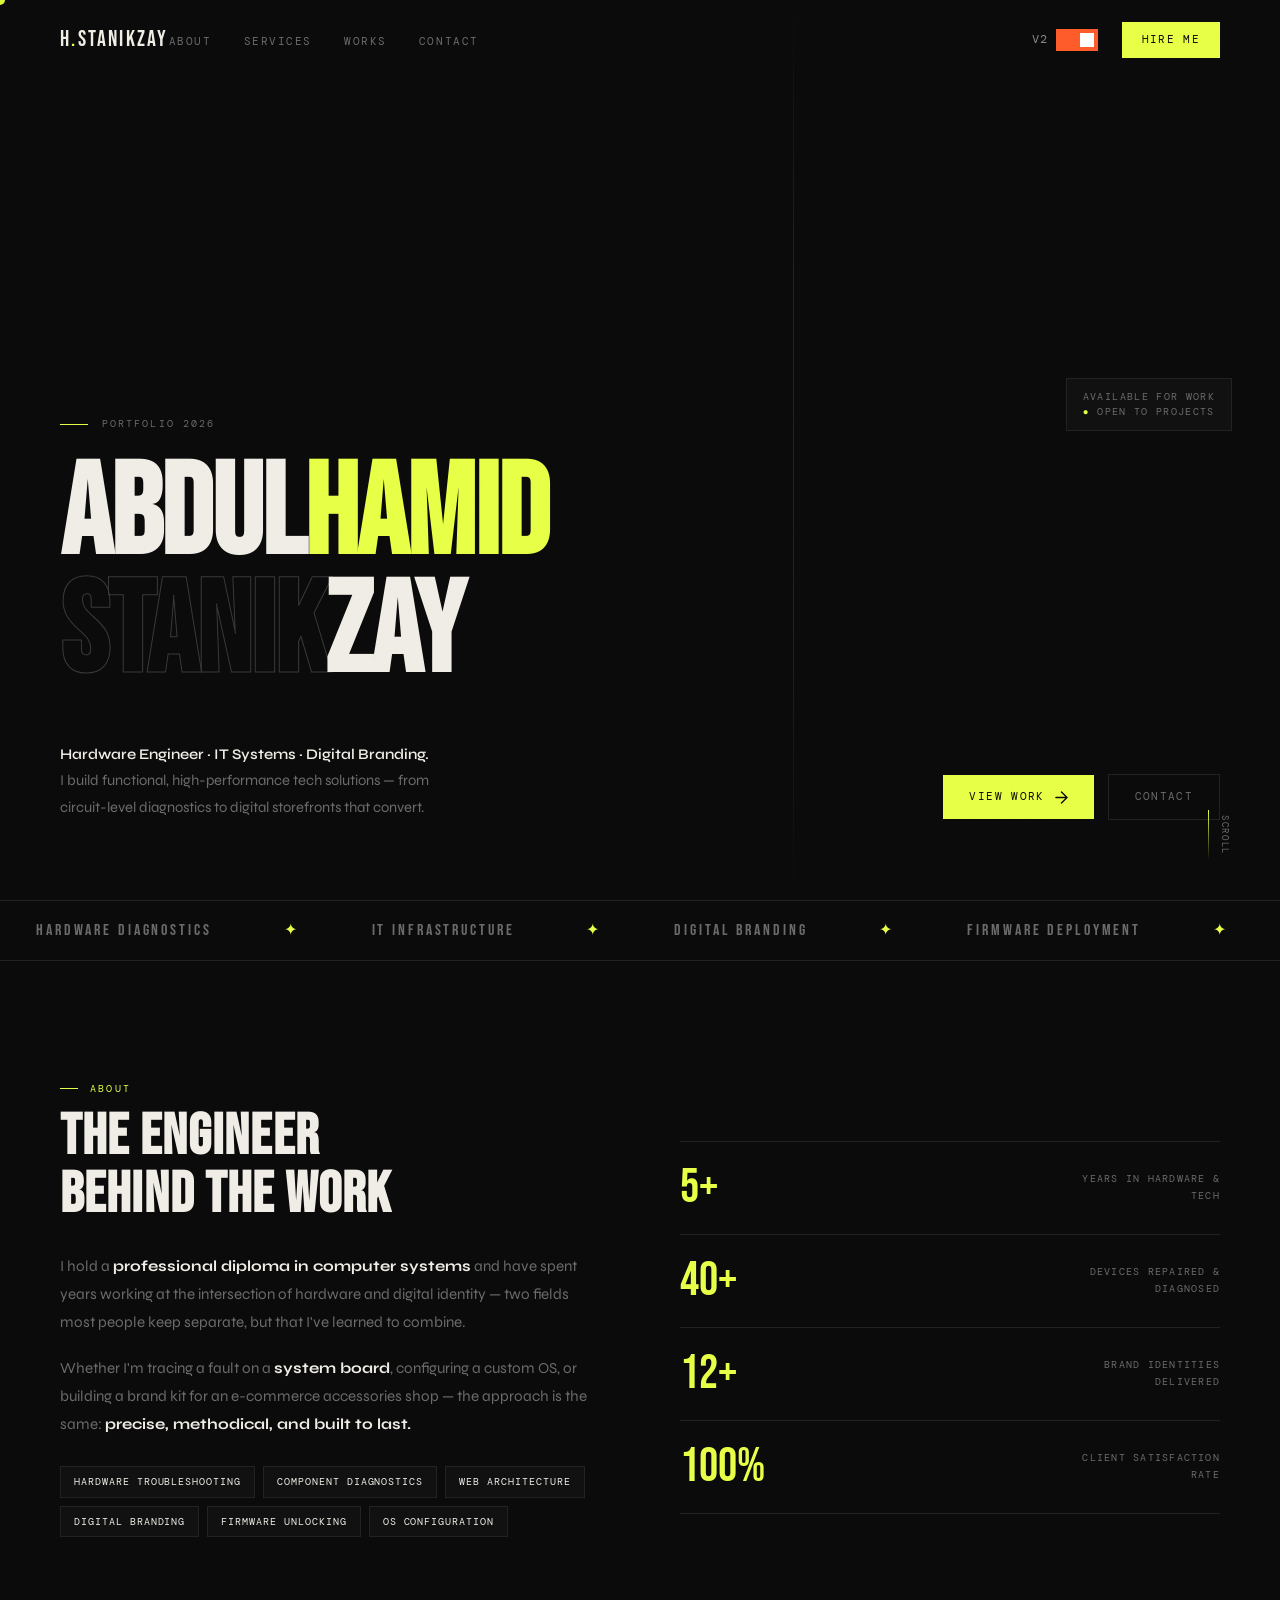
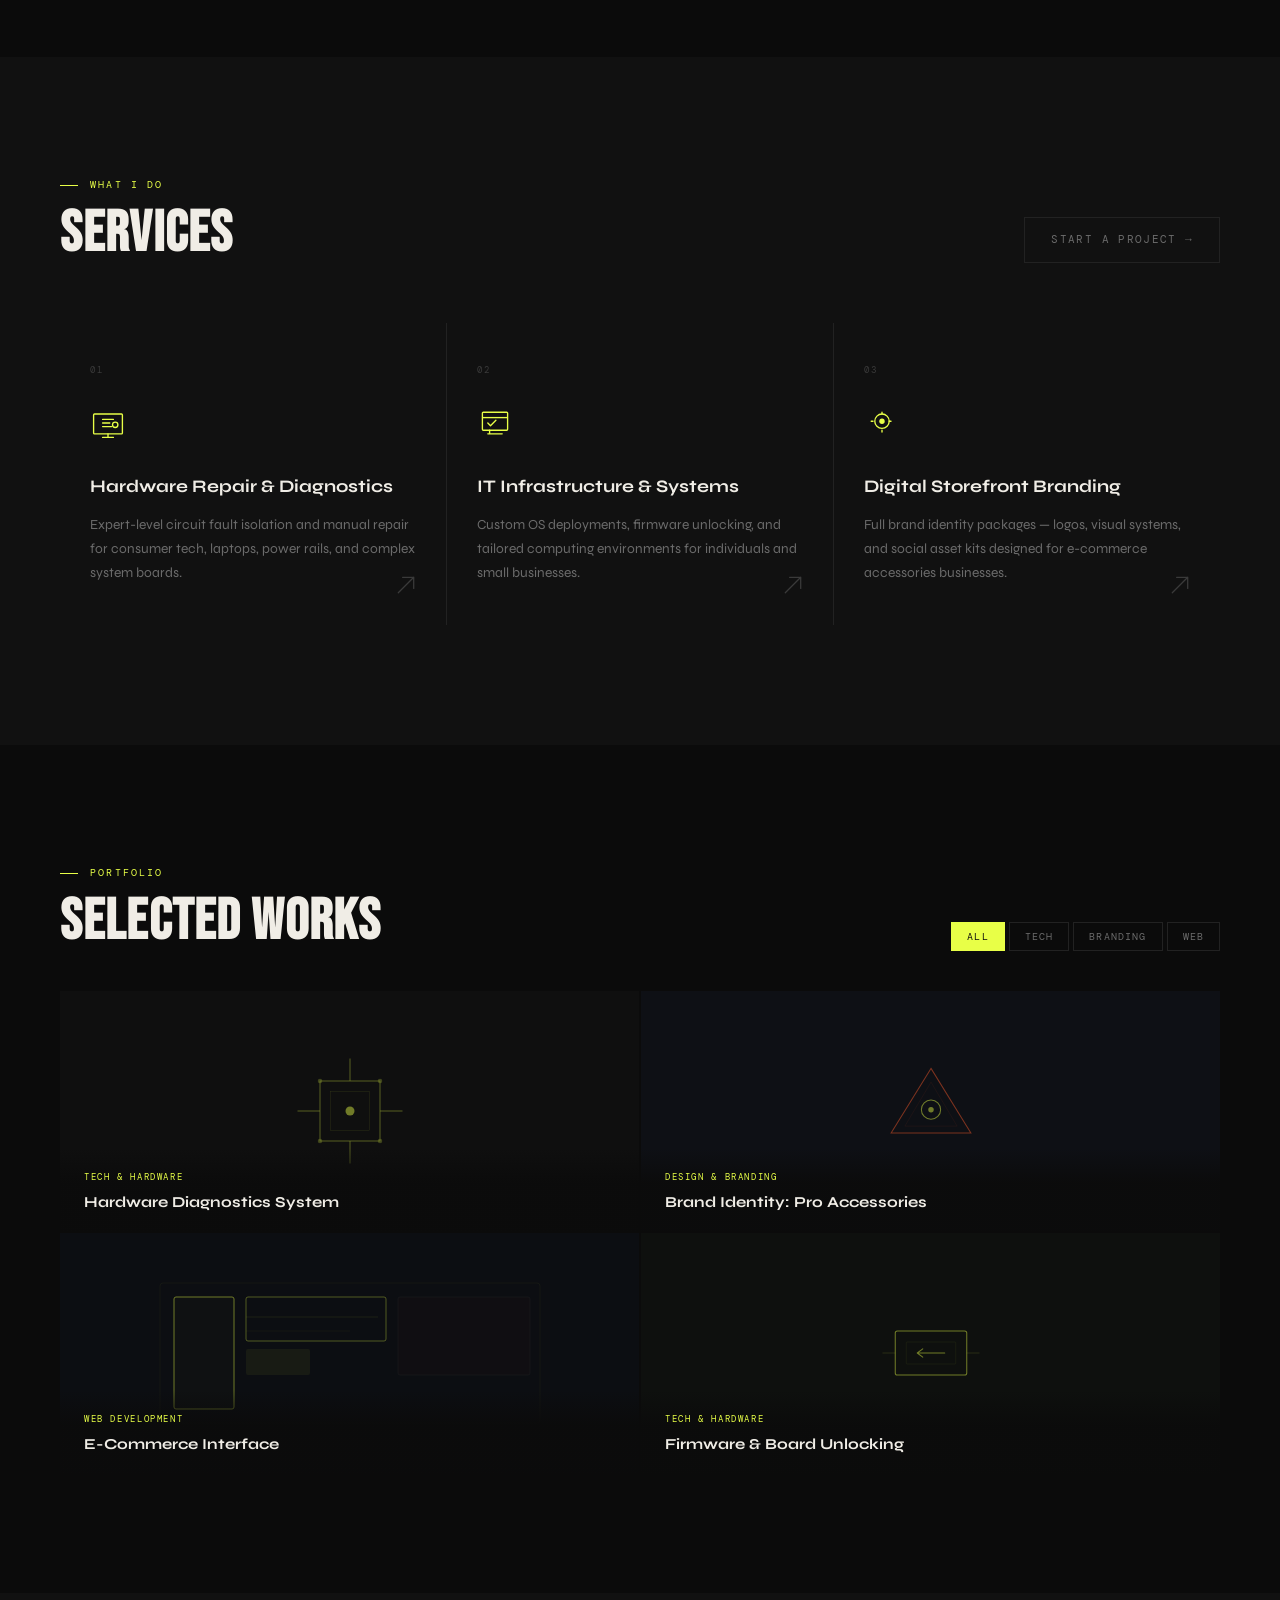
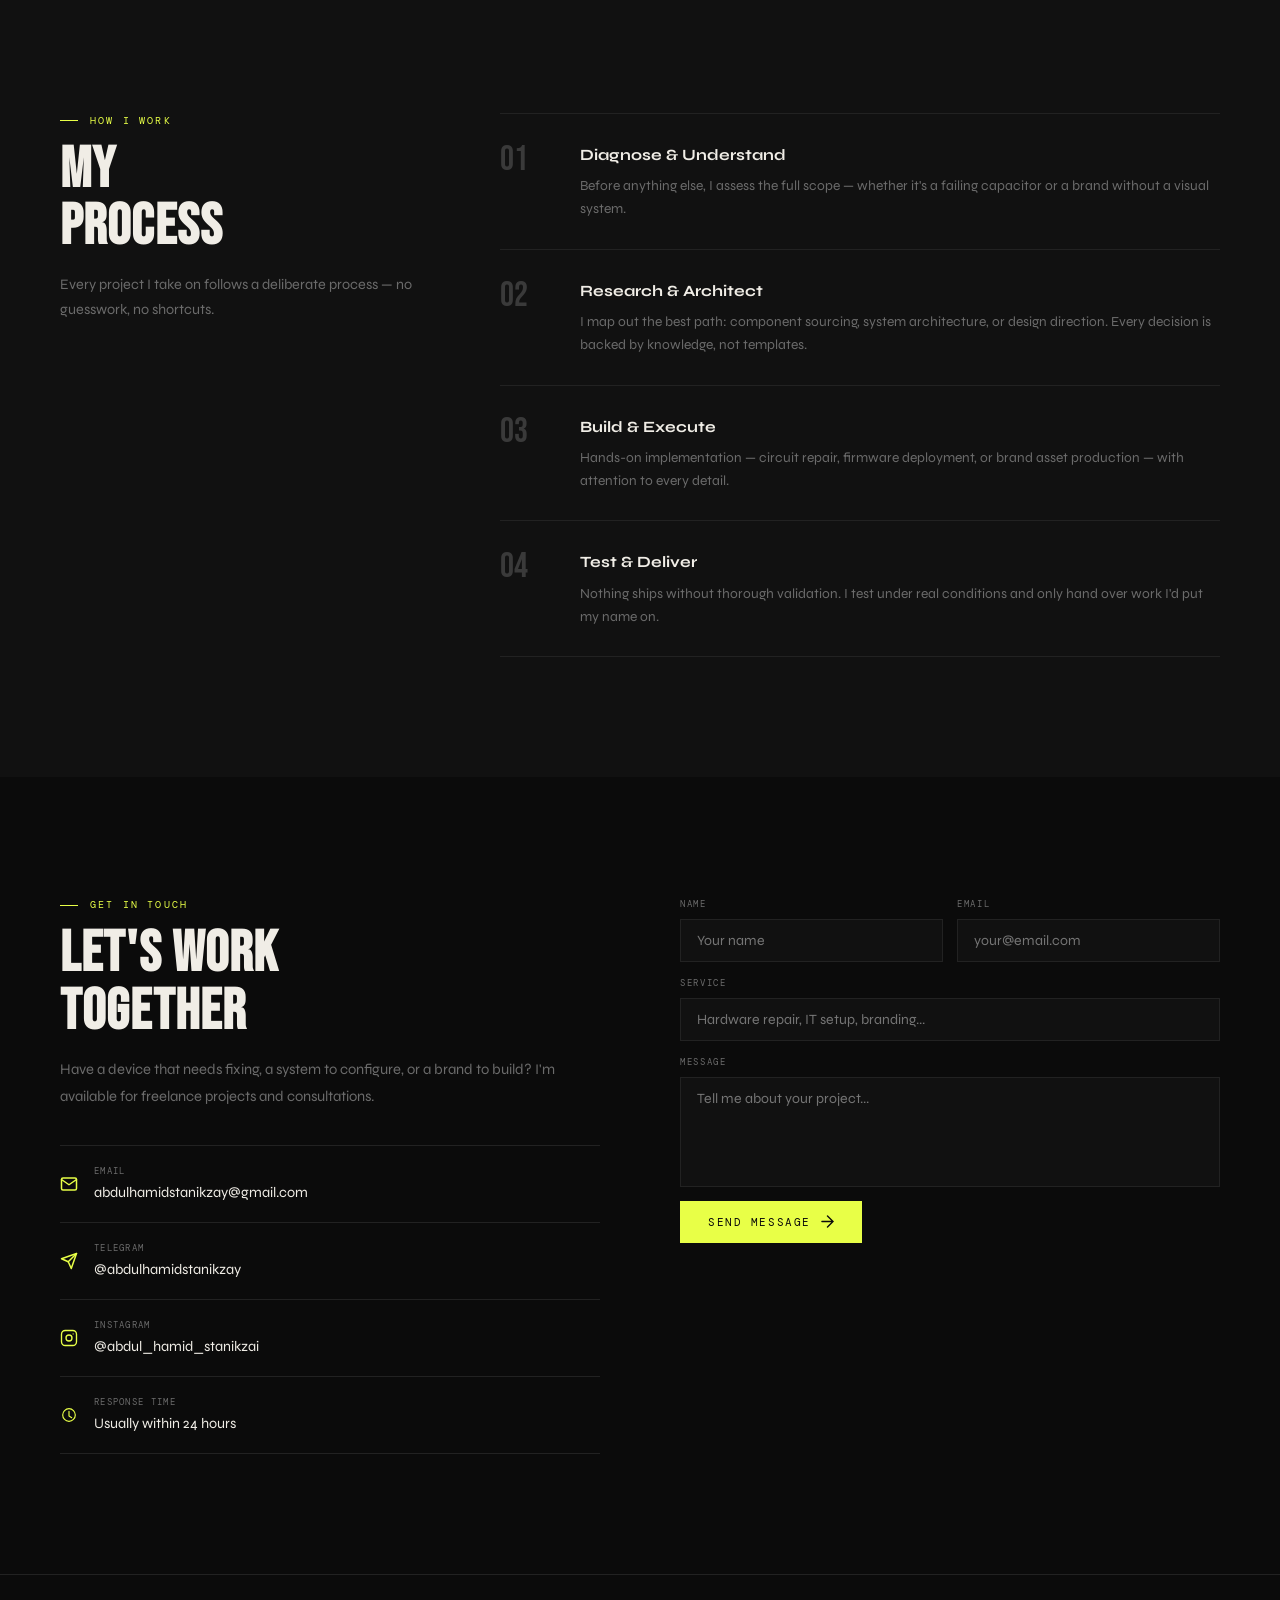
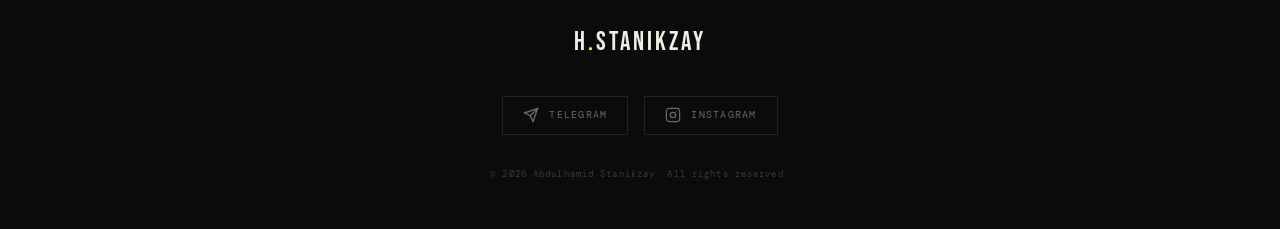
<file: index.html>
<!DOCTYPE html>
<html lang="en">
<head>
  <meta charset="UTF-8" />
  <meta name="viewport" content="width=device-width, initial-scale=1.0" />
  <meta name="description" content="Abdulhamid Stanikzay — Hardware Engineer, IT Systems & Digital Branding specialist." />
  <title>Abdulhamid Stanikzay | Portfolio</title>

  <link rel="preconnect" href="https://fonts.googleapis.com" />
  <link rel="preconnect" href="https://fonts.gstatic.com" crossorigin />
  <link href="https://fonts.googleapis.com/css2?family=Bebas+Neue&family=Syne:wght@400;600;700&family=DM+Mono:wght@300;400&display=swap&display=swap" rel="stylesheet" />

  <link rel="stylesheet" href="style.css" />
  <style>
    .portfolio-switch-container {
      display: flex;
      align-items: center;
      margin-left: auto;
      margin-right: 1.5rem;
    }
    .portfolio-switch-label {
      font-family: 'DM Mono', monospace;
      font-size: 0.75rem;
      letter-spacing: 1px;
      color: #888;
      margin-right: 0.5rem;
      text-transform: uppercase;
    }
    .portfolio-switch {
      position: relative;
      display: inline-block;
      width: 42px;
      height: 22px;
    }
    .portfolio-switch input {
      opacity: 0;
      width: 0;
      height: 0;
    }
    .portfolio-slider {
      position: absolute;
      cursor: pointer;
      top: 0; left: 0; right: 0; bottom: 0;
      background-color: #1a1a1a;
      border: 1px solid #333;
      transition: .3s cubic-bezier(0.16, 1, 0.3, 1);
    }
    .portfolio-slider:before {
      position: absolute;
      content: "";
      height: 14px;
      width: 14px;
      left: 3px;
      bottom: 3px;
      background-color: #e8ff47;
      transition: .3s cubic-bezier(0.16, 1, 0.3, 1);
    }
    input:checked + .portfolio-slider {
      background-color: #ff5c2b;
      border-color: #ff5c2b;
    }
    input:checked + .portfolio-slider:before {
      transform: translateX(20px);
      background-color: #fff;
    }
    @media (max-width: 900px) {
      .portfolio-switch-container {
        margin-right: 1rem;
      }
    }
  </style>
</head>
<body>

  <div id="cursor"></div>

  <nav id="navbar">
    <a href="#" class="nav-logo">H<span>.</span>STANIKZAY</a>

    <ul class="nav-links">
      <li><a href="#about">About</a></li>
      <li><a href="#services">Services</a></li>
      <li><a href="#works">Works</a></li>
      <li><a href="#contact">Contact</a></li>
    </ul>

    <div class="portfolio-switch-container">
      <span class="portfolio-switch-label">V2</span>
      <label class="portfolio-switch">
        <input type="checkbox" checked onclick="window.location.href='alternative.html'">
        <span class="portfolio-slider"></span>
      </label>
    </div>

    <a href="#contact" class="nav-cta">Hire Me</a>

    <button class="nav-hamburger" id="hamburger" aria-label="Menu">
      <span></span><span></span><span></span>
    </button>
  </nav>

  <div class="nav-mobile-menu" id="mobileMenu">
    <a href="#about"    onclick="closeMenu()">About</a>
    <a href="#services" onclick="closeMenu()">Services</a>
    <a href="#works"    onclick="closeMenu()">Works</a>
    <a href="#contact"  onclick="closeMenu()">Contact</a>
    <a href="#contact"  onclick="closeMenu()" class="nav-cta-mobile">Hire Me</a>
  </div>

  <section id="hero">
    <div class="hero-bg-line"></div>

    <div class="hero-tag">
      <div>Available for work</div>
      <div><span class="dot">●</span> Open to projects</div>
    </div>

    <div class="hero-counter">Portfolio 2026</div>

    <h1 class="hero-title reveal">
      Abdul<em>hamid</em><br>
      <span class="outline">Stanik</span>zay
    </h1>

    <div class="hero-bottom">
      <p class="hero-desc reveal reveal-delay-1">
        <strong>Hardware Engineer · IT Systems · Digital Branding.</strong><br>
        I build functional, high-performance tech solutions — from circuit-level diagnostics to digital storefronts that convert.
      </p>
      <div class="hero-actions reveal reveal-delay-2">
        <a href="#works" class="btn-primary">
          View Work
          <svg width="13" height="13" viewBox="0 0 14 14" fill="none"><path d="M1 7h12M7 1l6 6-6 6" stroke="currentColor" stroke-width="1.5" stroke-linecap="round"/></svg>
        </a>
        <a href="#contact" class="btn-ghost">Contact</a>
      </div>
    </div>

    <div class="scroll-hint">Scroll</div>
  </section>

  <div class="marquee-section" aria-hidden="true">
    <div class="marquee-inner">
      <span class="marquee-item">Hardware Diagnostics</span>
      <span class="marquee-item accent">✦</span>
      <span class="marquee-item">IT Infrastructure</span>
      <span class="marquee-item accent">✦</span>
      <span class="marquee-item">Digital Branding</span>
      <span class="marquee-item accent">✦</span>
      <span class="marquee-item">Firmware Deployment</span>
      <span class="marquee-item accent">✦</span>
      <span class="marquee-item">E-Commerce Storefronts</span>
      <span class="marquee-item accent">✦</span>
      <span class="marquee-item">Circuit Repair</span>
      <span class="marquee-item accent">✦</span>
      <span class="marquee-item">Hardware Diagnostics</span>
      <span class="marquee-item accent">✦</span>
      <span class="marquee-item">IT Infrastructure</span>
      <span class="marquee-item accent">✦</span>
      <span class="marquee-item">Digital Branding</span>
      <span class="marquee-item accent">✦</span>
      <span class="marquee-item">Firmware Deployment</span>
      <span class="marquee-item accent">✦</span>
      <span class="marquee-item">E-Commerce Storefronts</span>
      <span class="marquee-item accent">✦</span>
      <span class="marquee-item">Circuit Repair</span>
      <span class="marquee-item accent">✦</span>
    </div>
  </div>

  <section id="about">
    <div class="about-left">
      <div class="section-label reveal">About</div>
      <h2 class="section-title reveal reveal-delay-1">The Engineer<br>Behind the Work</h2>
      <p class="about-text reveal reveal-delay-2">
        I hold a <strong>professional diploma in computer systems</strong> and have spent years working at the intersection of hardware and digital identity — two fields most people keep separate, but that I've learned to combine.
      </p>
      <p class="about-text reveal reveal-delay-3">
        Whether I'm tracing a fault on a <strong>system board</strong>, configuring a custom OS, or building a brand kit for an e-commerce accessories shop — the approach is the same: <strong>precise, methodical, and built to last.</strong>
      </p>
      <div class="about-badges reveal reveal-delay-4">
        <span class="badge">Hardware Troubleshooting</span>
        <span class="badge">Component Diagnostics</span>
        <span class="badge">Web Architecture</span>
        <span class="badge">Digital Branding</span>
        <span class="badge">Firmware Unlocking</span>
        <span class="badge">OS Configuration</span>
      </div>
    </div>
    <div class="about-right">
      <div class="stat-row reveal">
        <div class="stat-number">5+</div>
        <div class="stat-label">Years in Hardware & Tech</div>
      </div>
      <div class="stat-row reveal reveal-delay-1">
        <div class="stat-number">40+</div>
        <div class="stat-label">Devices Repaired & Diagnosed</div>
      </div>
      <div class="stat-row reveal reveal-delay-2">
        <div class="stat-number">12+</div>
        <div class="stat-label">Brand Identities Delivered</div>
      </div>
      <div class="stat-row reveal reveal-delay-3">
        <div class="stat-number">100%</div>
        <div class="stat-label">Client Satisfaction Rate</div>
      </div>
    </div>
  </section>

  <section id="services">
    <div class="services-header">
      <div>
        <div class="section-label reveal">What I Do</div>
        <h2 class="section-title reveal reveal-delay-1">Services</h2>
      </div>
      <a href="#contact" class="btn-ghost reveal reveal-delay-2">Start a Project →</a>
    </div>
    <div class="services-grid">

      <div class="service-card reveal">
        <div class="service-num">01</div>
        <svg class="service-icon" viewBox="0 0 40 40" fill="none" aria-hidden="true">
          <rect x="4" y="10" width="32" height="22" rx="1" stroke="currentColor" stroke-width="1.5"/>
          <path d="M14 16h12M14 20h8M14 24h10" stroke="currentColor" stroke-width="1.5" stroke-linecap="round"/>
          <circle cx="28" cy="22" r="3" stroke="currentColor" stroke-width="1.5"/>
          <path d="M20 32v4M14 36h12" stroke="currentColor" stroke-width="1.5" stroke-linecap="round"/>
        </svg>
        <div class="service-title">Hardware Repair & Diagnostics</div>
        <div class="service-desc">Expert-level circuit fault isolation and manual repair for consumer tech, laptops, power rails, and complex system boards.</div>
        <svg class="service-arrow" viewBox="0 0 28 28" fill="none" aria-hidden="true"><path d="M5 23L23 5M23 5H10M23 5V18" stroke="currentColor" stroke-width="1.5" stroke-linecap="round"/></svg>
      </div>

      <div class="service-card reveal reveal-delay-1">
        <div class="service-num">02</div>
        <svg class="service-icon" viewBox="0 0 40 40" fill="none" aria-hidden="true">
          <rect x="6" y="8" width="28" height="20" rx="1" stroke="currentColor" stroke-width="1.5"/>
          <path d="M6 14h28" stroke="currentColor" stroke-width="1.5"/>
          <path d="M12 20l3 3 6-6" stroke="currentColor" stroke-width="1.5" stroke-linecap="round" stroke-linejoin="round"/>
          <path d="M14 28v4M12 32h16" stroke="currentColor" stroke-width="1.5" stroke-linecap="round"/>
        </svg>
        <div class="service-title">IT Infrastructure & Systems</div>
        <div class="service-desc">Custom OS deployments, firmware unlocking, and tailored computing environments for individuals and small businesses.</div>
        <svg class="service-arrow" viewBox="0 0 28 28" fill="none" aria-hidden="true"><path d="M5 23L23 5M23 5H10M23 5V18" stroke="currentColor" stroke-width="1.5" stroke-linecap="round"/></svg>
      </div>

      <div class="service-card reveal reveal-delay-2">
        <div class="service-num">03</div>
        <svg class="service-icon" viewBox="0 0 40 40" fill="none" aria-hidden="true">
          <circle cx="20" cy="18" r="8" stroke="currentColor" stroke-width="1.5"/>
          <path d="M20 10V8M20 28v2M28 18h2M10 18H8" stroke="currentColor" stroke-width="1.5" stroke-linecap="round"/>
          <circle cx="20" cy="18" r="3" fill="currentColor"/>
        </svg>
        <div class="service-title">Digital Storefront Branding</div>
        <div class="service-desc">Full brand identity packages — logos, visual systems, and social asset kits designed for e-commerce accessories businesses.</div>
        <svg class="service-arrow" viewBox="0 0 28 28" fill="none" aria-hidden="true"><path d="M5 23L23 5M23 5H10M23 5V18" stroke="currentColor" stroke-width="1.5" stroke-linecap="round"/></svg>
      </div>

    </div>
  </section>

  <section id="works">
    <div class="works-header">
      <div>
        <div class="section-label reveal">Portfolio</div>
        <h2 class="section-title reveal reveal-delay-1">Selected Works</h2>
      </div>
      <div class="works-filters reveal reveal-delay-2">
        <button class="filter-btn active" data-filter="all">All</button>
        <button class="filter-btn" data-filter="tech">Tech</button>
        <button class="filter-btn" data-filter="branding">Branding</button>
        <button class="filter-btn" data-filter="web">Web</button>
      </div>
    </div>

    <div class="works-grid" id="worksGrid">

      <div class="work-card reveal" data-category="tech">
        <div class="work-thumb">
          <div class="work-visual">
            <svg viewBox="0 0 160 160" fill="none" style="width:120px" aria-hidden="true">
              <rect x="40" y="40" width="80" height="80" stroke="#e8ff47" stroke-width="1"/>
              <rect x="54" y="54" width="52" height="52" stroke="#e8ff47" stroke-width="0.5" opacity="0.4"/>
              <line x1="10" y1="80" x2="40" y2="80" stroke="#e8ff47" stroke-width="1"/>
              <line x1="120" y1="80" x2="150" y2="80" stroke="#e8ff47" stroke-width="1"/>
              <line x1="80" y1="10" x2="80" y2="40" stroke="#e8ff47" stroke-width="1"/>
              <line x1="80" y1="120" x2="80" y2="150" stroke="#e8ff47" stroke-width="1"/>
              <circle cx="80" cy="80" r="6" fill="#e8ff47"/>
              <circle cx="40" cy="40" r="3" fill="#e8ff47" opacity="0.5"/>
              <circle cx="120" cy="40" r="3" fill="#e8ff47" opacity="0.5"/>
              <circle cx="40" cy="120" r="3" fill="#e8ff47" opacity="0.5"/>
              <circle cx="120" cy="120" r="3" fill="#e8ff47" opacity="0.5"/>
            </svg>
          </div>
          <div class="work-info">
            <div class="work-cat">Tech &amp; Hardware</div>
            <div class="work-name">Hardware Diagnostics System</div>
          </div>
          <div class="work-link" aria-hidden="true">
            <svg width="14" height="14" viewBox="0 0 16 16" fill="none"><path d="M2 14L14 2M14 2H5M14 2V11" stroke="#0b0b0b" stroke-width="1.5" stroke-linecap="round"/></svg>
          </div>
        </div>
      </div>

      <div class="work-card reveal reveal-delay-1" data-category="branding">
        <div class="work-thumb">
          <div class="work-visual">
            <svg viewBox="0 0 160 160" fill="none" style="width:110px" aria-hidden="true">
              <polygon points="80,18 138,112 22,112" stroke="#ff5c2b" stroke-width="1.5" fill="none"/>
              <polygon points="80,38 118,102 42,102" stroke="#ff5c2b" stroke-width="0.5" fill="none" opacity="0.4"/>
              <circle cx="80" cy="78" r="14" stroke="#e8ff47" stroke-width="1.5" fill="none"/>
              <circle cx="80" cy="78" r="4" fill="#e8ff47"/>
            </svg>
          </div>
          <div class="work-info">
            <div class="work-cat">Design &amp; Branding</div>
            <div class="work-name">Brand Identity: Pro Accessories</div>
          </div>
          <div class="work-link" aria-hidden="true">
            <svg width="14" height="14" viewBox="0 0 16 16" fill="none"><path d="M2 14L14 2M14 2H5M14 2V11" stroke="#0b0b0b" stroke-width="1.5" stroke-linecap="round"/></svg>
          </div>
        </div>
      </div>

      <div class="work-card reveal reveal-delay-2" data-category="web">
        <div class="work-thumb" style="background:#0c0e12;">
          <div class="work-visual" style="width:100%">
            <svg viewBox="0 0 400 160" fill="none" style="width:88%;max-width:400px" aria-hidden="true">
              <rect x="10" y="10" width="380" height="140" rx="3" stroke="#e8ff47" stroke-width="0.5" opacity="0.2"/>
              <rect x="24" y="24" width="60" height="112" rx="2" stroke="#e8ff47" stroke-width="1" fill="#e8ff47" fill-opacity="0.03"/>
              <rect x="96" y="24" width="140" height="44" rx="2" stroke="#e8ff47" stroke-width="0.7" fill="none"/>
              <rect x="96" y="76" width="64" height="26" rx="2" fill="#e8ff47" fill-opacity="0.12"/>
              <rect x="248" y="24" width="132" height="78" rx="2" stroke="#333" stroke-width="0.5" fill="#ff5c2b" fill-opacity="0.04"/>
              <line x1="96" y1="44" x2="228" y2="44" stroke="#e8ff47" stroke-width="0.5" opacity="0.35"/>
              <line x1="96" y1="58" x2="200" y2="58" stroke="#e8ff47" stroke-width="0.5" opacity="0.18"/>
            </svg>
          </div>
          <div class="work-info">
            <div class="work-cat">Web Development</div>
            <div class="work-name">E-Commerce Interface</div>
          </div>
          <div class="work-link" aria-hidden="true">
            <svg width="14" height="14" viewBox="0 0 16 16" fill="none"><path d="M2 14L14 2M14 2H5M14 2V11" stroke="#0b0b0b" stroke-width="1.5" stroke-linecap="round"/></svg>
          </div>
        </div>
      </div>

      <div class="work-card reveal reveal-delay-3" data-category="tech">
        <div class="work-thumb" style="background:#0e100e;">
          <div class="work-visual">
            <svg viewBox="0 0 160 160" fill="none" style="width:110px" aria-hidden="true">
              <rect x="28" y="48" width="104" height="64" rx="3" stroke="#e8ff47" stroke-width="1.5"/>
              <rect x="44" y="64" width="72" height="32" rx="1" stroke="#e8ff47" stroke-width="0.5" opacity="0.35"/>
              <path d="M60 80h40M68 74l-8 6 8 6" stroke="#e8ff47" stroke-width="1.5" stroke-linecap="round" stroke-linejoin="round"/>
              <path d="M28 80H10M132 80H150" stroke="#e8ff47" stroke-width="1" stroke-linecap="round" opacity="0.4"/>
            </svg>
          </div>
          <div class="work-info">
            <div class="work-cat">Tech &amp; Hardware</div>
            <div class="work-name">Firmware &amp; Board Unlocking</div>
          </div>
          <div class="work-link" aria-hidden="true">
            <svg width="14" height="14" viewBox="0 0 16 16" fill="none"><path d="M2 14L14 2M14 2H5M14 2V11" stroke="#0b0b0b" stroke-width="1.5" stroke-linecap="round"/></svg>
          </div>
        </div>
      </div>

    </div>
  </section>

  <section id="process">
    <div class="process-left">
      <div class="section-label reveal">How I Work</div>
      <h2 class="section-title reveal reveal-delay-1">My<br>Process</h2>
      <p class="process-sub reveal reveal-delay-2">Every project I take on follows a deliberate process — no guesswork, no shortcuts.</p>
    </div>
    <div class="steps">
      <div class="step reveal">
        <div class="step-num">01</div>
        <div>
          <div class="step-title">Diagnose &amp; Understand</div>
          <div class="step-desc">Before anything else, I assess the full scope — whether it's a failing capacitor or a brand without a visual system.</div>
        </div>
      </div>
      <div class="step reveal reveal-delay-1">
        <div class="step-num">02</div>
        <div>
          <div class="step-title">Research &amp; Architect</div>
          <div class="step-desc">I map out the best path: component sourcing, system architecture, or design direction. Every decision is backed by knowledge, not templates.</div>
        </div>
      </div>
      <div class="step reveal reveal-delay-2">
        <div class="step-num">03</div>
        <div>
          <div class="step-title">Build &amp; Execute</div>
          <div class="step-desc">Hands-on implementation — circuit repair, firmware deployment, or brand asset production — with attention to every detail.</div>
        </div>
      </div>
      <div class="step reveal reveal-delay-3">
        <div class="step-num">04</div>
        <div>
          <div class="step-title">Test &amp; Deliver</div>
          <div class="step-desc">Nothing ships without thorough validation. I test under real conditions and only hand over work I'd put my name on.</div>
        </div>
      </div>
    </div>
  </section>

  <section id="contact">
  <div class="contact-left">
    <div class="section-label reveal">Get In Touch</div>
    <h2 class="section-title reveal reveal-delay-1">Let's Work<br>Together</h2>
    <p class="contact-sub reveal reveal-delay-2">
      Have a device that needs fixing, a system to configure, or a brand to build? I'm available for freelance projects and consultations.
    </p>
    <div class="contact-items reveal reveal-delay-3">
      <div class="contact-item">
        <svg class="contact-icon" viewBox="0 0 24 24" fill="none" stroke="currentColor" stroke-width="2" stroke-linecap="round" stroke-linejoin="round" aria-hidden="true">
          <path d="M4 4h16c1.1 0 2 .9 2 2v12c0 1.1-.9 2-2 2H4c-1.1 0-2-.9-2-2V6c0-1.1.9-2 2-2z"/>
          <polyline points="22,6 12,13 2,6"/>
        </svg>
        <div>
          <span class="contact-label">Email</span>
          <div class="contact-value"><a href="mailto:abdulhamidstanikzay@gmail.com" style="color: inherit; text-decoration: none;">abdulhamidstanikzay@gmail.com</a></div>
        </div>
      </div>
      <div class="contact-item">
        <svg class="contact-icon" viewBox="0 0 24 24" fill="none" stroke="currentColor" stroke-width="2" stroke-linecap="round" stroke-linejoin="round" aria-hidden="true">
          <path d="m22 2-7 20-4-9-9-4Z"/>
          <path d="M22 2 11 13"/>
        </svg>
        <div>
          <span class="contact-label">Telegram</span>
          <div class="contact-value">@abdulhamidstanikzay</div>
        </div>
      </div>
      <div class="contact-item">
        <svg class="contact-icon" viewBox="0 0 24 24" fill="none" stroke="currentColor" stroke-width="1.8" aria-hidden="true">
          <rect x="2" y="2" width="20" height="20" rx="5" ry="5"/>
          <circle cx="12" cy="12" r="4"/>
          <circle cx="17.5" cy="6.5" r="0.8" fill="currentColor" stroke="none"/>
        </svg>
        <div>
          <span class="contact-label">Instagram</span>
          <div class="contact-value">@abdul_hamid_stanikzai</div>
        </div>
      </div>
      <div class="contact-item">
        <svg class="contact-icon" viewBox="0 0 20 20" fill="none" aria-hidden="true">
          <circle cx="10" cy="10" r="7" stroke="currentColor" stroke-width="1.3"/>
          <path d="M10 6v5l3 2" stroke="currentColor" stroke-width="1.3" stroke-linecap="round"/>
        </svg>
        <div>
          <span class="contact-label">Response Time</span>
          <div class="contact-value">Usually within 24 hours</div>
        </div>
      </div>
    </div>
  </div>

  <form action="https://formspree.io/f/mjgzjnlo" method="POST" class="contact-form reveal reveal-delay-2">
    <div class="form-row">
      <div class="form-group">
        <label for="fname">Name</label>
        <input id="fname" name="name" type="text" placeholder="Your name" required />
      </div>
      <div class="form-group">
        <label for="femail">Email</label>
        <input id="femail" name="email" type="text" placeholder="your@email.com" required />
      </div>
    </div>
    <div class="form-group">
      <label for="fservice">Service</label>
      <input id="fservice" name="service" type="text" placeholder="Hardware repair, IT setup, branding..." />
    </div>
    <div class="form-group">
      <label for="fmsg">Message</label>
      <textarea id="fmsg" name="message" placeholder="Tell me about your project..." required></textarea>
    </div>
    <button class="form-submit" type="submit">
      Send Message
      <svg width="13" height="13" viewBox="0 0 14 14" fill="none" aria-hidden="true"><path d="M1 7h12M7 1l6 6-6 6" stroke="currentColor" stroke-width="1.5" stroke-linecap="round"/></svg>
    </button>
  </form>
</section>

  <footer>
    <div class="footer-logo">H<span>.</span>STANIKZAY</div>

    <div class="footer-socials">

      <a href="https://t.me/abdulhamidstanikzay" class="social-link" target="_blank" rel="noopener" aria-label="Telegram">
        <svg viewBox="0 0 24 24" fill="none" stroke="currentColor" stroke-width="2" stroke-linecap="round" stroke-linejoin="round" aria-hidden="true">
          <path d="m22 2-7 20-4-9-9-4Z"/>
          <path d="M22 2 11 13"/>
        </svg>
        Telegram
      </a>

      <a href="https://www.instagram.com/abdul_hamid_stanikzai/" class="social-link" target="_blank" rel="noopener" aria-label="Instagram">
        <svg viewBox="0 0 24 24" fill="none" stroke="currentColor" stroke-width="1.8" aria-hidden="true">
          <rect x="2" y="2" width="20" height="20" rx="5" ry="5"/>
          <circle cx="12" cy="12" r="4"/>
          <circle cx="17.5" cy="6.5" r="0.8" fill="currentColor" stroke="none"/>
"        </svg>
        Instagram
      </a>

    </div>

    <div class="footer-copy">© 2026 Abdulhamid Stanikzay. All rights reserved.</div>
  </footer>

  <script>
    // ── Cursor (desktop only, snap = no lag) ──
    const isTouchDevice = ('ontouchstart' in window) || (navigator.maxTouchPoints > 0);
    const cursor = document.getElementById('cursor');
    if (!isTouchDevice && cursor) {
      document.addEventListener('mousemove', e => {
        cursor.style.left = e.clientX + 'px';
        cursor.style.top  = e.clientY + 'px';
      });
      document.querySelectorAll('a, button, .work-card, .service-card, input, textarea').forEach(el => {
        el.addEventListener('mouseenter', () => { cursor.style.width = '18px'; cursor.style.height = '18px'; });
        el.addEventListener('mouseleave', () => { cursor.style.width = '10px'; cursor.style.height = '10px'; });
      });
    } else if (cursor) {
      cursor.style.display = 'none';
    }

    // ── Navbar scroll style ──
    const nav = document.getElementById('navbar');
    window.addEventListener('scroll', () => {
      nav.classList.toggle('scrolled', window.scrollY > 50);
    }, { passive: true });

    // ── Mobile menu ──
    const hamburger = document.getElementById('hamburger');
    const mobileMenu = document.getElementById('mobileMenu');
    hamburger.addEventListener('click', () => {
      hamburger.classList.toggle('open');
      mobileMenu.classList.toggle('open');
    });
    function closeMenu() {
      hamburger.classList.remove('open');
      mobileMenu.classList.remove('open');
    }

    // ── Scroll reveal ──
    const revealEls = document.querySelectorAll('.reveal');
    const revealObserver = new IntersectionObserver(entries => {
      entries.forEach(e => { if (e.isIntersecting) { e.target.classList.add('visible'); revealObserver.unobserve(e.target); } });
    }, { threshold: 0.1 });
    revealEls.forEach(el => revealObserver.observe(el));

    // Hero reveals on load
    setTimeout(() => {
      document.querySelectorAll('#hero .reveal').forEach((el, i) => {
        setTimeout(() => el.classList.add('visible'), i * 130);
      });
    }, 80);

    // ── Works filter (fully functional) ──
    const filterBtns = document.querySelectorAll('.filter-btn');
    const workCards  = document.querySelectorAll('.work-card');

    filterBtns.forEach(btn => {
      btn.addEventListener('click', () => {
        // Update active button
        filterBtns.forEach(b => b.classList.remove('active'));
        btn.classList.add('active');

        const filter = btn.dataset.filter;

        workCards.forEach(card => {
          const cat = card.dataset.category;
          const show = filter === 'all' || cat === filter;
          if (show) {
            card.classList.remove('hidden');
          } else {
            card.classList.add('hidden');
          }
        });
      });
    });
  </script>

</body>
</html>
</file>
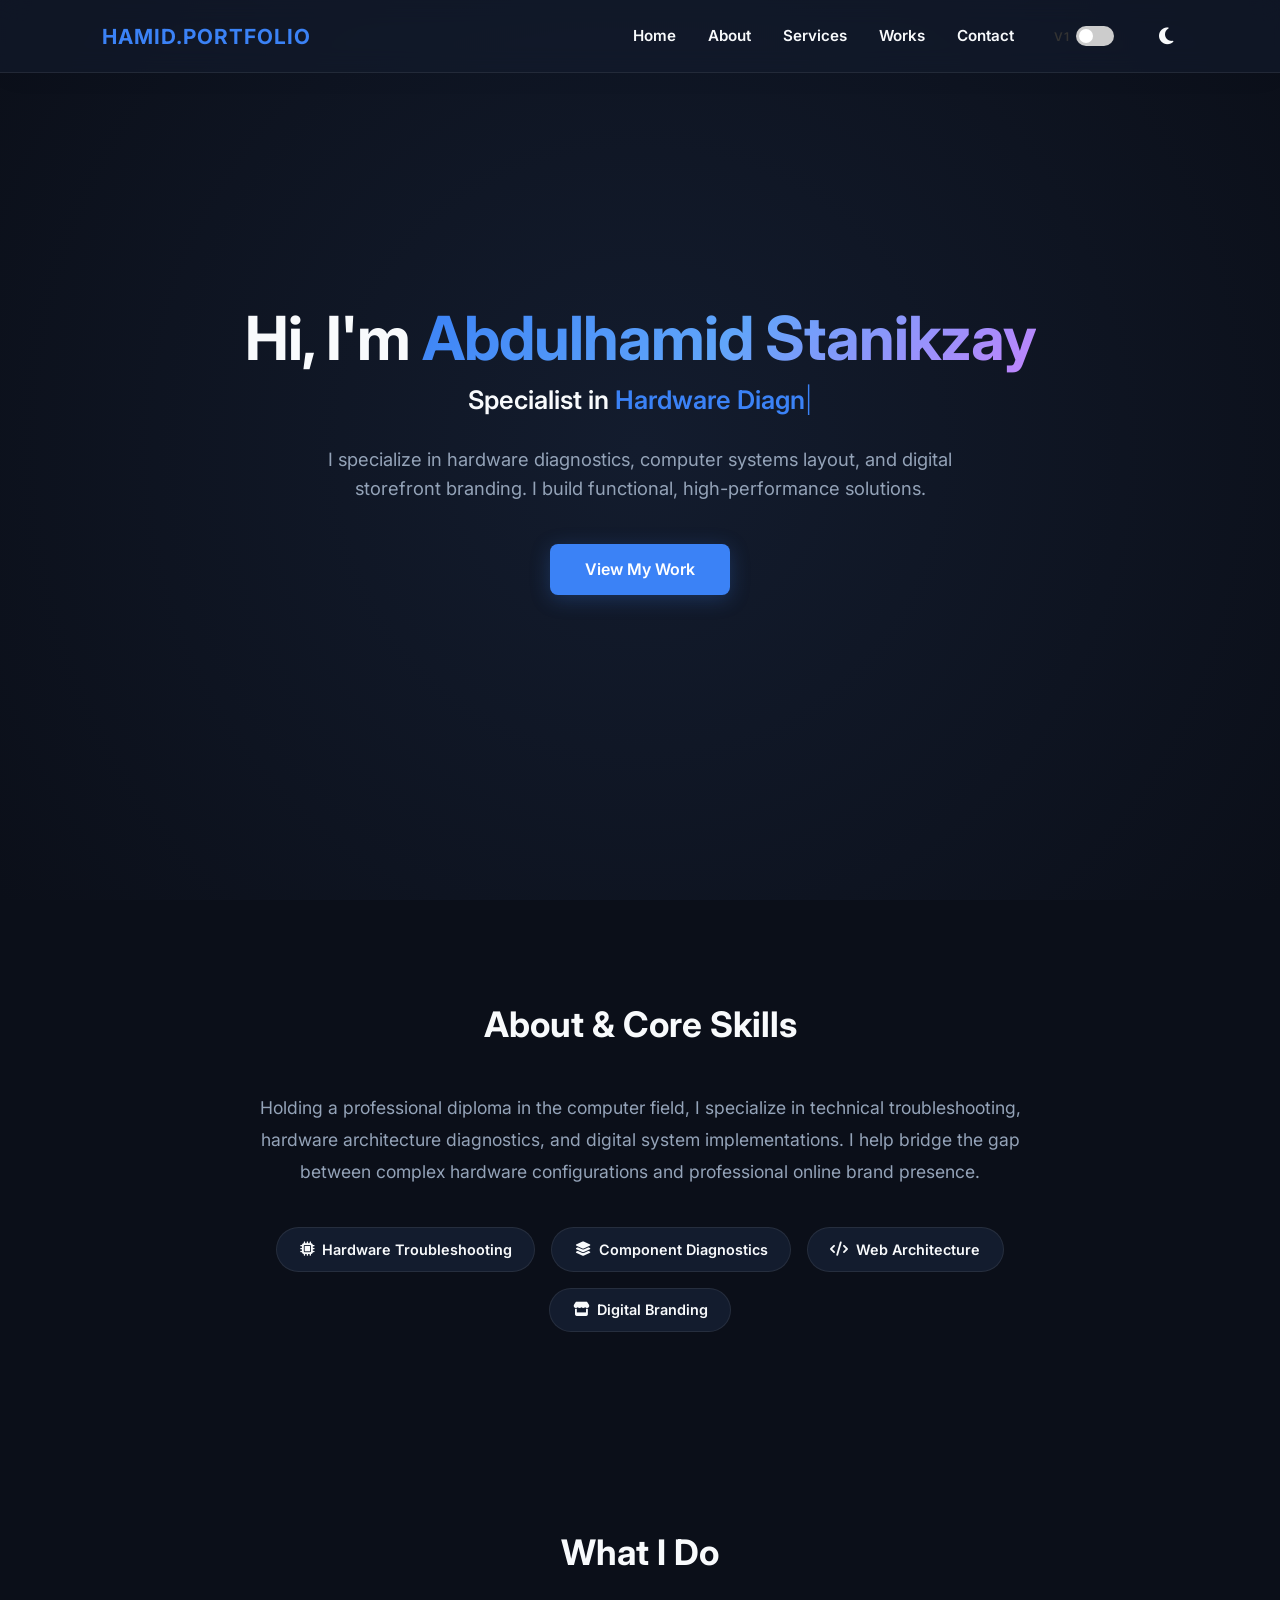
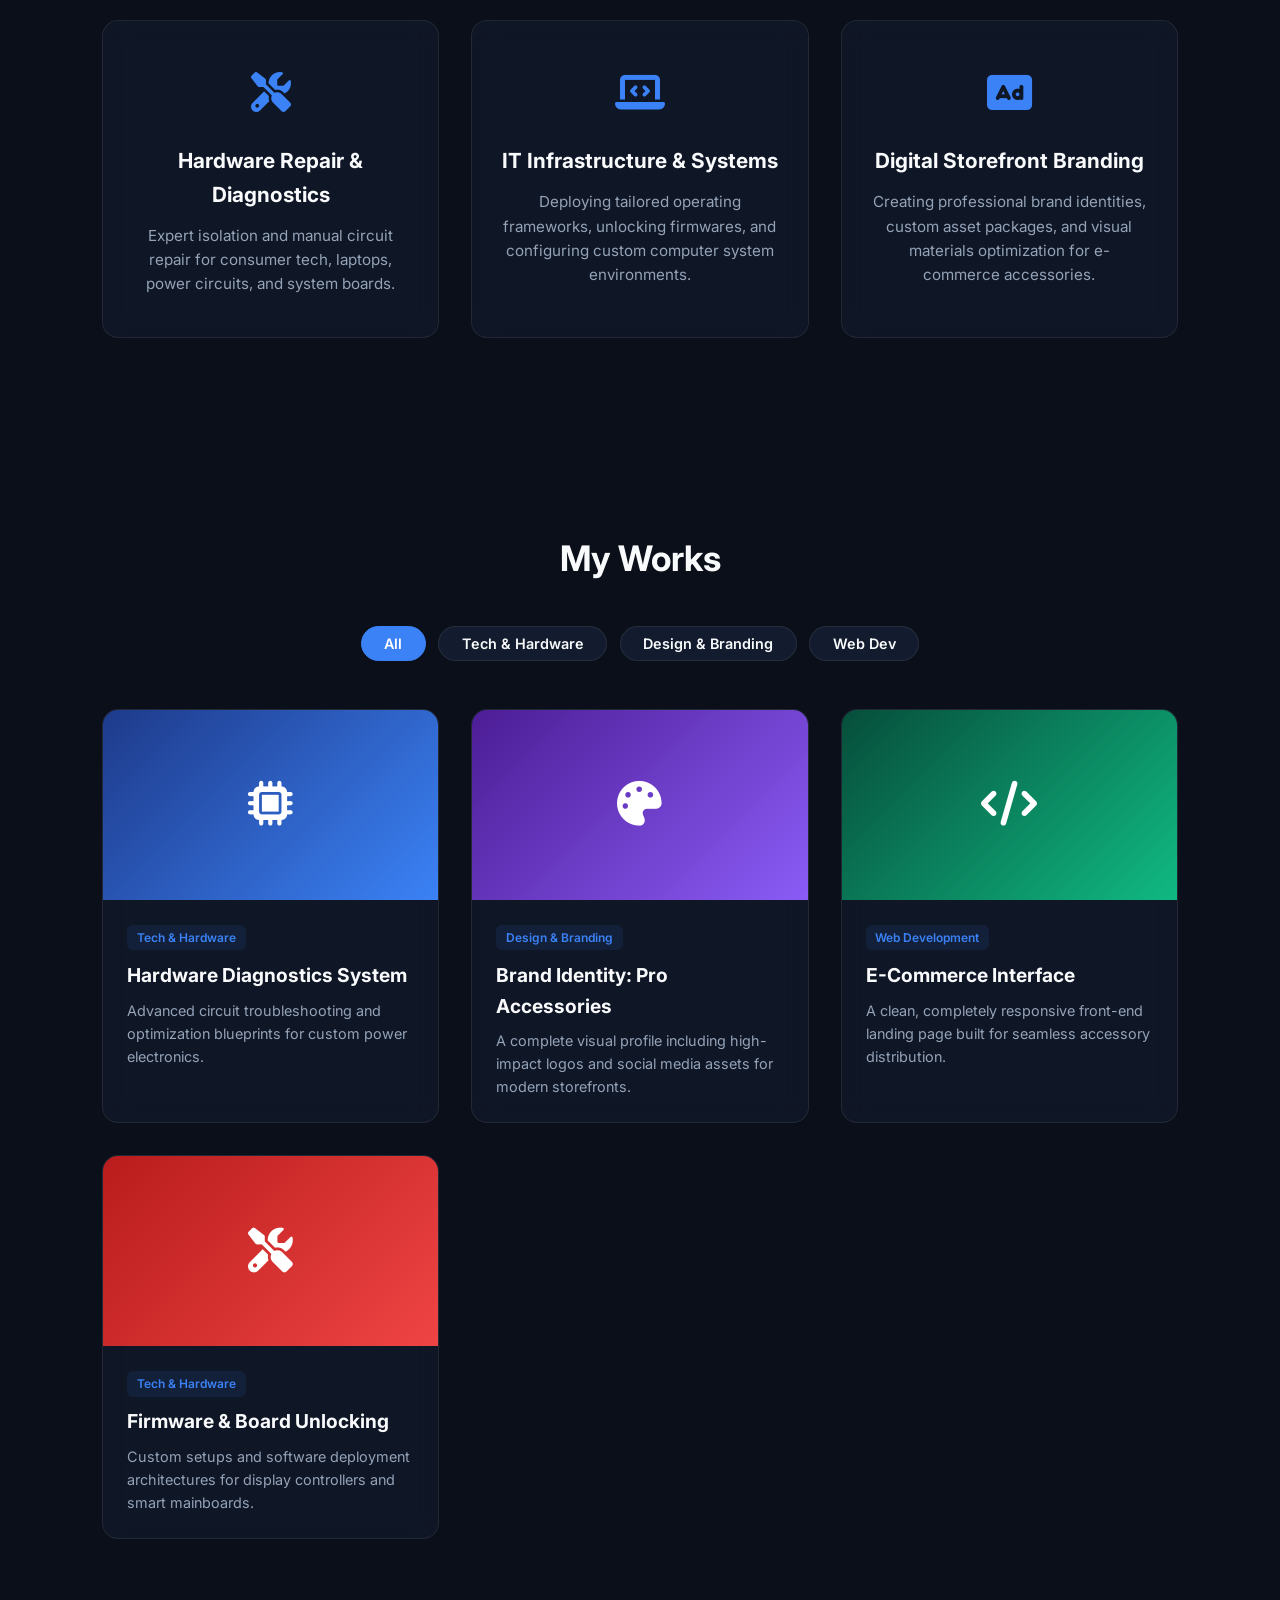
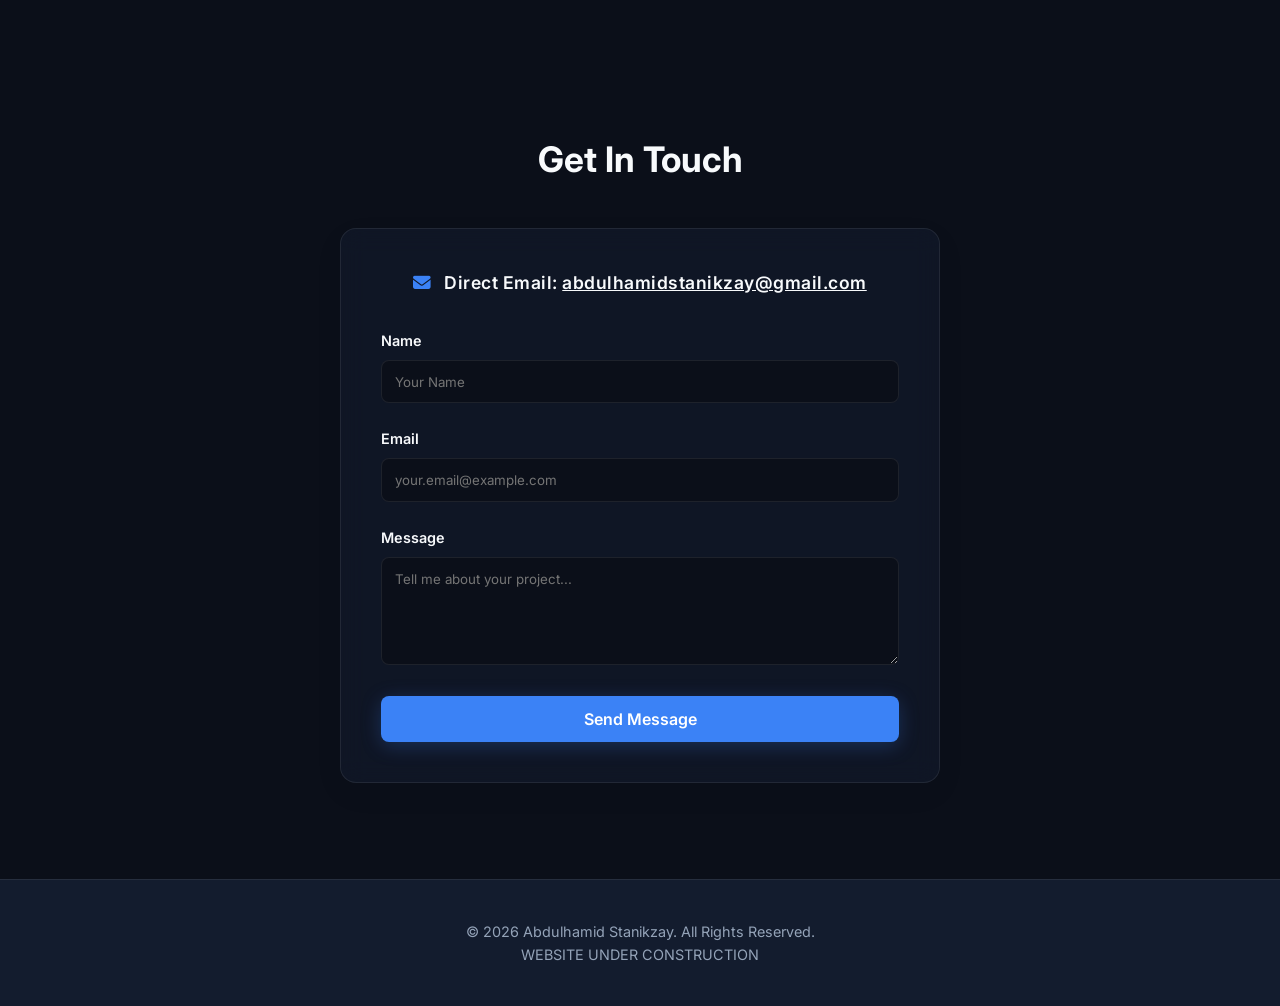
<file: alternative.html>
<!DOCTYPE html>
<html lang="en">
<head>
    <meta charset="UTF-8">
    <meta name="viewport" content="width=device-width, initial-scale=1.0">
    <title>Abdulhamid Stanikzay | Portfolio</title>
    <link href="https://fonts.googleapis.com/css2?family=Inter:wght@300;400;600;700&display=swap" rel="stylesheet">
    <link rel="stylesheet" href="https://cdnjs.cloudflare.com/ajax/libs/font-awesome/6.4.0/css/all.min.css">
    <link rel="icon" type="image/png" href="favicon.png">
    <link rel="stylesheet" href="style2.css">
    <style>
      .nav-links li.switch-item {
        display: flex;
        align-items: center;
        padding: 0 0.5rem;
      }
      .clean-switch-label {
        font-size: 0.75rem;
        font-weight: 600;
        color: var(--text-color, #333);
        margin-right: 0.4rem;
        letter-spacing: 0.5px;
      }
      .clean-switch {
        position: relative;
        display: inline-block;
        width: 38px;
        height: 20px;
      }
      .clean-switch input {
        opacity: 0;
        width: 0;
        height: 0;
      }
      .clean-slider {
        position: absolute;
        cursor: pointer;
        top: 0; left: 0; right: 0; bottom: 0;
        background-color: #ccc;
        border-radius: 20px;
        transition: .3s ease;
      }
      .clean-slider:before {
        position: absolute;
        content: "";
        height: 14px;
        width: 14px;
        left: 3px;
        bottom: 3px;
        background-color: white;
        border-radius: 50%;
        transition: .3s ease;
      }
      input:checked + .clean-slider {
        background-color: #0070f3;
      }
      input:checked + .clean-slider:before {
        transform: translateX(18px);
      }
    </style>
</head>
<body>

    <div class="scroll-progress-bar" id="scrollBar"></div>

    <nav>
        <a href="#" class="logo">HAMID.PORTFOLIO</a>
        
        <button class="mobile-menu-toggle" id="mobileMenuBtn" aria-label="Open Menu">
            <i class="fas fa-bars"></i>
        </button>

        <ul class="nav-links" id="navLinks">
            <li><a href="#">Home</a></li>
            <li><a href="#about">About</a></li>
            <li><a href="#services">Services</a></li>
            <li><a href="#works">Works</a></li>
            <li><a href="#contact">Contact</a></li>
            <li class="switch-item">
              <span class="clean-switch-label">V1</span>
              <label class="clean-switch">
               <input type="checkbox" onclick="window.location.href='index.html'">
                <span class="clean-slider"></span>
              </label>
            </li>
            <li>
                <button class="theme-toggle" id="themeBtn" aria-label="Toggle Theme">
                    <i class="fas fa-moon"></i>
                </button>
            </li>
        </ul>
    </nav>

    <header id="home">
        <h1 class="hero-title">Hi, I'm <span class="gradient-text">Abdulhamid Stanikzay</span></h1>
        
        <p class="typewriter-sub">Specialist in <span id="typed-text"></span><span class="cursor">|</span></p>
        
        <p class="hero-bio">I specialize in hardware diagnostics, computer systems layout, and digital storefront branding. I build functional, high-performance solutions.</p>
        <a href="#works" class="btn">View My Work</a>
    </header>

    <section id="about">
        <h2>About & Core Skills</h2>
        <div class="about-container">
            <p class="about-bio">
                Holding a professional diploma in the computer field, I specialize in technical troubleshooting, hardware architecture diagnostics, and digital system implementations. I help bridge the gap between complex hardware configurations and professional online brand presence.
            </p>
            <div class="skills-grid">
                <span class="skill-badge"><i class="fas fa-microchip"></i> Hardware Troubleshooting</span>
                <span class="skill-badge"><i class="fas fa-layer-group"></i> Component Diagnostics</span>
                <span class="skill-badge"><i class="fas fa-code"></i> Web Architecture</span>
                <span class="skill-badge"><i class="fas fa-store"></i> Digital Branding</span>
            </div>
        </div>
    </section>

    <section id="services">
        <h2>What I Do</h2>
        <div class="services-grid">
            <div class="service-card">
                <div class="service-icon"><i class="fas fa-tools"></i></div>
                <h3>Hardware Repair & Diagnostics</h3>
                <p>Expert isolation and manual circuit repair for consumer tech, laptops, power circuits, and system boards.</p>
            </div>
            <div class="service-card">
                <div class="service-icon"><i class="fas fa-laptop-code"></i></div>
                <h3>IT Infrastructure & Systems</h3>
                <p>Deploying tailored operating frameworks, unlocking firmwares, and configuring custom computer system environments.</p>
            </div>
            <div class="service-card">
                <div class="service-icon"><i class="fas fa-ad"></i></div>
                <h3>Digital Storefront Branding</h3>
                <p>Creating professional brand identities, custom asset packages, and visual materials optimization for e-commerce accessories.</p>
            </div>
        </div>
    </section>

    <section id="works">
        <h2>My Works</h2>
        
        <div class="filter-buttons">
            <button class="filter-btn active" data-filter="all">All</button>
            <button class="filter-btn" data-filter="tech">Tech & Hardware</button>
            <button class="filter-btn" data-filter="design">Design & Branding</button>
            <button class="filter-btn" data-filter="web">Web Dev</button>
        </div>

        <div class="projects-grid" id="projectsContainer">
            <div class="project-card" data-category="tech">
                <div class="project-img" style="background: linear-gradient(135deg, #1e3a8a, #3b82f6);"><i class="fas fa-microchip"></i></div>
                <div class="project-info">
                    <span class="project-tag">Tech & Hardware</span>
                    <h3>Hardware Diagnostics System</h3>
                    <p>Advanced circuit troubleshooting and optimization blueprints for custom power electronics.</p>
                </div>
            </div>

            <div class="project-card" data-category="design">
                <div class="project-img" style="background: linear-gradient(135deg, #4c1d95, #8b5cf6);"><i class="fas fa-palette"></i></div>
                <div class="project-info">
                    <span class="project-tag">Design & Branding</span>
                    <h3>Brand Identity: Pro Accessories</h3>
                    <p>A complete visual profile including high-impact logos and social media assets for modern storefronts.</p>
                </div>
            </div>

            <div class="project-card" data-category="web">
                <div class="project-img" style="background: linear-gradient(135deg, #064e3b, #10b981);"><i class="fas fa-code"></i></div>
                <div class="project-info">
                    <span class="project-tag">Web Development</span>
                    <h3>E-Commerce Interface</h3>
                    <p>A clean, completely responsive front-end landing page built for seamless accessory distribution.</p>
                </div>
            </div>
            
            <div class="project-card" data-category="tech">
                <div class="project-img" style="background: linear-gradient(135deg, #b91c1c, #ef4444);"><i class="fas fa-tools"></i></div>
                <div class="project-info">
                    <span class="project-tag">Tech & Hardware</span>
                    <h3>Firmware & Board Unlocking</h3>
                    <p>Custom setups and software deployment architectures for display controllers and smart mainboards.</p>
                </div>
            </div>
        </div>
    </section>

    <section id="contact">
        <h2>Get In Touch</h2>
        <div class="contact-container" style="display: flex; flex-direction: column; gap: 2rem; align-items: center; width: 100%; max-width: 600px; margin: 0 auto;">
            <div class="email-direct-box" style="text-align: center; font-size: 1.1rem; font-weight: 600; letter-spacing: 0.5px;">
                <i class="fas fa-envelope" style="margin-right: 8px; color: #3b82f6;"></i>
                Direct Email: <a href="mailto:abdulhamidstanikzay@gmail.com" style="color: inherit; text-decoration: underline;">abdulhamidstanikzay@gmail.com</a>
            </div>
            <form action="https://formspree.io/f/mjgzjnlo" method="POST" style="width: 100%;">
                <div class="form-group">
                    <label for="name">Name</label>
                    <input type="text" id="name" name="name" required placeholder="Your Name">
                </div>
                <div class="form-group">
                    <label for="email">Email</label>
                    <input type="email" id="email" name="_replyto" required placeholder="your.email@example.com">
                </div>
                <div class="form-group">
                    <label for="message">Message</label>
                    <textarea id="message" name="message" rows="5" required placeholder="Tell me about your project..."></textarea>
                </div>
                <button type="submit" class="btn" style="width: 100%;">Send Message</button>
            </form>
        </div>
    </section>

    <footer>
        <p>&copy; 2026 Abdulhamid Stanikzay. All Rights Reserved.</p>
        <p>WEBSITE UNDER CONSTRUCTION</p>
    </footer>

    <button class="scroll-top-btn" id="scrollTopBtn" aria-label="Scroll up to top">
        <i class="fas fa-arrow-up"></i>
    </button>

    <script>
        // 1. Scroll Progress Bar Engine
        window.addEventListener('scroll', () => {
            const winScroll = document.body.scrollTop || document.documentElement.scrollTop;
            const height = document.documentElement.scrollHeight - document.documentElement.clientHeight;
            const scrolled = (winScroll / height) * 100;
            document.getElementById('scrollBar').style.width = scrolled + '%';
        });

        // 2. Automated Typewriter Loop Setup
        const phrases = ["Hardware Diagnostics.", "Computer Systems Layout.", "Digital Branding.", "Web Development."];
        let phraseIdx = 0;
        let letterIdx = 0;
        let currentText = '';
        let isDeleting = false;
        const typingTarget = document.getElementById('typed-text');

        function playTypewriter() {
            const fullPhrase = phrases[phraseIdx];
            
            if (isDeleting) {
                currentText = fullPhrase.substring(0, letterIdx - 1);
                letterIdx--;
            } else {
                currentText = fullPhrase.substring(0, letterIdx + 1);
                letterIdx++;
            }

            typingTarget.innerHTML = currentText;

            let typeSpeed = isDeleting ? 40 : 80;

            if (!isDeleting && currentText === fullPhrase) {
                typeSpeed = 1800; // Pause long enough at the end of the phrase
                isDeleting = true;
            } else if (isDeleting && currentText === '') {
                isDeleting = false;
                phraseIdx = (phraseIdx + 1) % phrases.length;
                typeSpeed = 400; // Brief delay before typing the next phrase
            }

            setTimeout(playTypewriter, typeSpeed);
        }
        // Initialize Typewriter execution loop
        document.addEventListener("DOMContentLoaded", () => setTimeout(playTypewriter, 500));

        // 3. Responsive Mobile Menu Drawer Logic
        const mobileMenuBtn = document.getElementById('mobileMenuBtn');
        const navLinks = document.getElementById('navLinks');

        mobileMenuBtn.addEventListener('click', () => {
            navLinks.classList.toggle('mobile-active');
            const icon = mobileMenuBtn.querySelector('i');
            icon.className = navLinks.classList.contains('mobile-active') ? 'fas fa-times' : 'fas fa-bars';
        });

        document.querySelectorAll('.nav-links a').forEach(link => {
            link.addEventListener('click', () => {
                navLinks.classList.remove('mobile-active');
                mobileMenuBtn.querySelector('i').className = 'fas fa-bars';
            });
        });

        // 4. Theme Preference Cache Memory Control
        const themeBtn = document.getElementById('themeBtn');
        const body = document.body;
        
        const savedTheme = localStorage.getItem('theme');
        if (savedTheme === 'light') {
            body.setAttribute('data-theme', 'light');
            themeBtn.innerHTML = '<i class="fas fa-sun"></i>';
        }

        themeBtn.addEventListener('click', () => {
            const currentTheme = body.getAttribute('data-theme');
            if (currentTheme === 'light') {
                body.removeAttribute('data-theme');
                themeBtn.innerHTML = '<i class="fas fa-moon"></i>';
                localStorage.setItem('theme', 'dark');
            } else {
                body.setAttribute('data-theme', 'light');
                themeBtn.innerHTML = '<i class="fas fa-sun"></i>';
                localStorage.setItem('theme', 'light');
            }
        });

        // 5. Dynamic Portfolio Project Filtering Logic
        const filterButtons = document.querySelectorAll('.filter-btn');
        const projectCards = document.querySelectorAll('.project-card');

        filterButtons.forEach(button => {
            button.addEventListener('click', () => {
                filterButtons.forEach(btn => btn.classList.remove('active'));
                button.classList.add('active');

                const filterValue = button.getAttribute('data-filter');

                projectCards.forEach(card => {
                    if (filterValue === 'all' || card.getAttribute('data-category') === filterValue) {
                        card.style.display = 'block';
                        setTimeout(() => card.style.opacity = '1', 50);
                    } else {
                        card.style.opacity = '0';
                        card.style.display = 'none';
                    }
                });
            });
        });

        // 6. Scroll to Top Fade In/Out Controller
        const scrollTopBtn = document.getElementById('scrollTopBtn');
        window.addEventListener('scroll', () => {
            if (window.scrollY > 400) {
                scrollTopBtn.classList.add('visible');
            } else {
                scrollTopBtn.classList.remove('visible');
            }
        });

        scrollTopBtn.addEventListener('click', () => {
            window.scrollTo({ top: 0, behavior: 'smooth' });
        });
    </script>
</body>
</html>
</file>
<file: style.css>
/* ── Reset & Variables ── */
*, *::before, *::after { box-sizing: border-box; margin: 0; padding: 0; }

:root {
  --bg: #0b0b0b;
  --surface: #111111;
  --surface2: #171717;
  --border: #222222;
  --accent: #e8ff47;
  --accent2: #ff5c2b;
  --text: #f0ede6;
  --muted: #6b6b6b;
  --muted2: #3a3a3a;
}

html { scroll-behavior: smooth; }

body {
  background: var(--bg);
  color: var(--text);
  font-family: 'Syne', sans-serif;
  font-size: 16px;
  line-height: 1.6;
  overflow-x: hidden;
  cursor: none;
}

/* Fallback cursor for touch/mobile */
@media (hover: none) {
  body { cursor: auto; }
  #cursor, #cursor-ring { display: none !important; }
}

/* ── Custom Cursor (desktop only) ── */
#cursor {
  position: fixed;
  width: 10px;
  height: 10px;
  background: var(--accent);
  border-radius: 50%;
  pointer-events: none;
  z-index: 9999;
  transform: translate(-50%, -50%);
  transition: width 0.15s, height 0.15s;
  mix-blend-mode: difference;
  will-change: left, top;
}
/* Ring removed per request — replaced with simple snap behavior */

/* ── Noise Overlay ── */
body::before {
  content: '';
  position: fixed;
  inset: 0;
  background-image: url("data:image/svg+xml,%3Csvg viewBox='0 0 200 200' xmlns='http://www.w3.org/2000/svg'%3E%3Cfilter id='n'%3E%3CfeTurbulence type='fractalNoise' baseFrequency='0.85' numOctaves='3' stitchTiles='stitch'/%3E%3C/filter%3E%3Crect width='100%25' height='100%25' filter='url(%23n)' opacity='0.03'/%3E%3C/svg%3E");
  pointer-events: none;
  z-index: 1000;
  opacity: 0.28;
}

/* ── Scrollbar ── */
::-webkit-scrollbar { width: 3px; }
::-webkit-scrollbar-track { background: var(--bg); }
::-webkit-scrollbar-thumb { background: var(--accent); border-radius: 2px; }

/* ── NAV ── */
nav {
  position: fixed;
  top: 0; left: 0; right: 0;
  z-index: 200;
  display: flex;
  align-items: center;
  justify-content: space-between;
  padding: 20px 48px;
  border-bottom: 1px solid transparent;
  transition: border-color 0.4s, background 0.4s;
}
nav.scrolled {
  background: rgba(11,11,11,0.94);
  backdrop-filter: blur(14px);
  -webkit-backdrop-filter: blur(14px);
  border-color: var(--border);
}

/* Fixed: logo and "PORTFOLIO 2026" are now separate, never overlap */
.nav-logo {
  font-family: 'Bebas Neue', sans-serif;
  font-size: 1.4rem;
  letter-spacing: 0.1em;
  color: var(--text);
  text-decoration: none;
  white-space: nowrap;
  flex-shrink: 0;
}
.nav-logo span { color: var(--accent); }

.nav-links {
  display: flex;
  gap: 32px;
  list-style: none;
  flex-shrink: 0;
}
.nav-links a {
  font-family: 'DM Mono', monospace;
  font-size: 0.7rem;
  letter-spacing: 0.14em;
  text-transform: uppercase;
  color: var(--muted);
  text-decoration: none;
  transition: color 0.2s;
  position: relative;
  white-space: nowrap;
}
.nav-links a::after {
  content: '';
  position: absolute;
  bottom: -3px; left: 0;
  width: 0; height: 1px;
  background: var(--accent);
  transition: width 0.3s;
}
.nav-links a:hover { color: var(--text); }
.nav-links a:hover::after { width: 100%; }

.nav-cta {
  font-family: 'DM Mono', monospace;
  font-size: 0.7rem;
  letter-spacing: 0.12em;
  text-transform: uppercase;
  color: var(--bg);
  background: var(--accent);
  padding: 9px 20px;
  text-decoration: none;
  transition: background 0.2s, color 0.2s;
  white-space: nowrap;
  flex-shrink: 0;
}
.nav-cta:hover { background: var(--accent2); color: #fff; }

/* Hamburger (mobile) */
.nav-hamburger {
  display: none;
  flex-direction: column;
  gap: 5px;
  background: none;
  border: none;
  cursor: pointer;
  padding: 4px;
}
.nav-hamburger span {
  display: block;
  width: 24px; height: 1.5px;
  background: var(--text);
  transition: all 0.3s;
}
.nav-hamburger.open span:nth-child(1) { transform: rotate(45deg) translate(4.5px, 4.5px); }
.nav-hamburger.open span:nth-child(2) { opacity: 0; }
.nav-hamburger.open span:nth-child(3) { transform: rotate(-45deg) translate(4.5px, -4.5px); }

/* Mobile menu */
.nav-mobile-menu {
  display: none;
  flex-direction: column;
  position: fixed;
  top: 61px; left: 0; right: 0;
  background: rgba(11,11,11,0.98);
  backdrop-filter: blur(16px);
  -webkit-backdrop-filter: blur(16px);
  border-bottom: 1px solid var(--border);
  padding: 24px 24px 32px;
  z-index: 199;
  gap: 4px;
}
.nav-mobile-menu.open { display: flex; }
.nav-mobile-menu a {
  font-family: 'DM Mono', monospace;
  font-size: 0.8rem;
  letter-spacing: 0.16em;
  text-transform: uppercase;
  color: var(--muted);
  text-decoration: none;
  padding: 14px 0;
  border-bottom: 1px solid var(--border);
  transition: color 0.2s;
}
.nav-mobile-menu a:hover { color: var(--accent); }
.nav-mobile-menu .nav-cta-mobile {
  margin-top: 16px;
  color: var(--bg);
  background: var(--accent);
  text-align: center;
  padding: 14px;
  border: none;
}

/* ── HERO ── */
#hero {
  min-height: 100vh;
  display: flex;
  flex-direction: column;
  justify-content: flex-end;
  padding: 100px 48px 72px;
  position: relative;
  overflow: hidden;
}
.hero-bg-line {
  position: absolute;
  top: 0; right: 38%; bottom: 0;
  width: 1px;
  background: linear-gradient(to bottom, transparent, var(--border) 30%, var(--border) 70%, transparent);
}
.hero-counter {
  font-family: 'DM Mono', monospace;
  font-size: 0.65rem;
  color: var(--muted);
  letter-spacing: 0.2em;
  text-transform: uppercase;
  margin-bottom: 24px;
  display: flex;
  align-items: center;
  gap: 14px;
}
.hero-counter::before {
  content: '';
  display: block;
  width: 28px; height: 1px;
  background: var(--accent);
}
.hero-title {
  font-family: 'Bebas Neue', sans-serif;
  font-size: clamp(3.8rem, 10vw, 11rem);
  line-height: 0.92;
  letter-spacing: -0.01em;
  max-width: 100%;
}
.hero-title em {
  font-style: normal;
  color: var(--accent);
}
.hero-title .outline {
  -webkit-text-stroke: 1px var(--muted2);
  color: transparent;
}
.hero-bottom {
  display: flex;
  align-items: flex-end;
  justify-content: space-between;
  margin-top: 48px;
  gap: 40px;
  flex-wrap: wrap;
}
.hero-desc {
  max-width: 380px;
  font-size: 0.92rem;
  color: var(--muted);
  line-height: 1.8;
}
.hero-desc strong { color: var(--text); font-weight: 600; }
.hero-actions {
  display: flex;
  gap: 14px;
  align-items: center;
  flex-wrap: wrap;
}

/* Hero tag (available for work) */
.hero-tag {
  position: absolute;
  top: 42%; right: 48px;
  font-family: 'DM Mono', monospace;
  font-size: 0.6rem;
  color: var(--muted);
  letter-spacing: 0.14em;
  text-transform: uppercase;
  border: 1px solid var(--border);
  padding: 10px 16px;
  background: var(--surface);
  line-height: 1.6;
}
.hero-tag .dot { color: var(--accent); }

.scroll-hint {
  position: absolute;
  bottom: 40px; right: 48px;
  display: flex;
  flex-direction: column;
  align-items: center;
  gap: 8px;
  font-family: 'DM Mono', monospace;
  font-size: 0.58rem;
  color: var(--muted);
  letter-spacing: 0.18em;
  text-transform: uppercase;
  writing-mode: vertical-rl;
}
.scroll-hint::after {
  content: '';
  display: block;
  width: 1px; height: 50px;
  background: linear-gradient(to bottom, var(--accent), transparent);
  animation: scrollLine 1.8s ease-in-out infinite;
}
@keyframes scrollLine {
  0%,100% { opacity: 0.3; transform: scaleY(0.6); }
  50% { opacity: 1; transform: scaleY(1); }
}

/* ── BUTTONS ── */
.btn-primary {
  display: inline-flex;
  align-items: center;
  gap: 10px;
  font-family: 'DM Mono', monospace;
  font-size: 0.7rem;
  letter-spacing: 0.12em;
  text-transform: uppercase;
  color: var(--bg);
  background: var(--accent);
  padding: 13px 26px;
  text-decoration: none;
  transition: background 0.2s, color 0.2s, transform 0.2s;
  border: none;
}
.btn-primary:hover { background: var(--accent2); color: #fff; transform: translateY(-2px); }

.btn-ghost {
  display: inline-flex;
  align-items: center;
  gap: 10px;
  font-family: 'DM Mono', monospace;
  font-size: 0.7rem;
  letter-spacing: 0.12em;
  text-transform: uppercase;
  color: var(--muted);
  border: 1px solid var(--border);
  padding: 13px 26px;
  text-decoration: none;
  transition: border-color 0.2s, color 0.2s, transform 0.2s;
  background: none;
}
.btn-ghost:hover { border-color: var(--accent); color: var(--accent); transform: translateY(-2px); }

/* ── MARQUEE ── */
.marquee-section {
  border-top: 1px solid var(--border);
  border-bottom: 1px solid var(--border);
  padding: 16px 0;
  overflow: hidden;
  white-space: nowrap;
}
.marquee-inner {
  display: inline-flex;
  animation: marquee 24s linear infinite;
  will-change: transform;
}
.marquee-item {
  font-family: 'Bebas Neue', sans-serif;
  font-size: 1rem;
  letter-spacing: 0.18em;
  color: var(--muted);
  padding: 0 36px;
}
.marquee-item.accent { color: var(--accent); }
@keyframes marquee {
  from { transform: translateX(0); }
  to { transform: translateX(-50%); }
}

/* ── SECTION BASE ── */
section { padding: 100px 48px; }

.section-label {
  font-family: 'DM Mono', monospace;
  font-size: 0.62rem;
  letter-spacing: 0.22em;
  text-transform: uppercase;
  color: var(--accent);
  margin-bottom: 12px;
  display: flex;
  align-items: center;
  gap: 12px;
}
.section-label::before {
  content: '';
  display: block;
  width: 18px; height: 1px;
  background: var(--accent);
}
.section-title {
  font-family: 'Bebas Neue', sans-serif;
  font-size: clamp(2.4rem, 4.5vw, 4.5rem);
  line-height: 1;
  letter-spacing: 0.02em;
}

/* ── ABOUT ── */
#about {
  display: grid;
  grid-template-columns: 1fr 1fr;
  gap: 80px;
  align-items: start;
}
.about-left .section-title { margin-bottom: 28px; }
.about-text {
  font-size: 0.95rem;
  color: var(--muted);
  line-height: 1.85;
  margin-bottom: 18px;
}
.about-text strong { color: var(--text); }
.about-badges {
  display: flex;
  flex-wrap: wrap;
  gap: 8px;
  margin-top: 28px;
}
.badge {
  font-family: 'DM Mono', monospace;
  font-size: 0.6rem;
  letter-spacing: 0.1em;
  text-transform: uppercase;
  color: var(--text);
  border: 1px solid var(--border);
  padding: 7px 13px;
  background: var(--surface);
  transition: border-color 0.2s, color 0.2s;
  cursor: default;
}
.badge:hover { border-color: var(--accent); color: var(--accent); }

.about-right {
  margin-top: 60px;
}
.stat-row {
  display: flex;
  align-items: center;
  justify-content: space-between;
  padding: 22px 0;
  border-top: 1px solid var(--border);
}
.stat-row:last-child { border-bottom: 1px solid var(--border); }
.stat-number {
  font-family: 'Bebas Neue', sans-serif;
  font-size: 3rem;
  color: var(--accent);
  line-height: 1;
}
.stat-label {
  font-family: 'DM Mono', monospace;
  font-size: 0.65rem;
  letter-spacing: 0.12em;
  text-transform: uppercase;
  color: var(--muted);
  text-align: right;
  max-width: 150px;
}

/* ── SERVICES ── */
#services { background: var(--surface); }
.services-header {
  display: flex;
  align-items: flex-end;
  justify-content: space-between;
  margin-bottom: 60px;
  gap: 24px;
  flex-wrap: wrap;
}
.services-grid {
  display: grid;
  grid-template-columns: repeat(3, 1fr);
  gap: 1px;
  background: var(--border);
}
.service-card {
  background: var(--surface);
  padding: 40px 30px;
  position: relative;
  overflow: hidden;
  transition: background 0.3s;
}
.service-card::before {
  content: '';
  position: absolute;
  top: 0; left: 0; right: 0;
  height: 2px;
  background: var(--accent);
  transform: scaleX(0);
  transform-origin: left;
  transition: transform 0.4s ease;
}
.service-card:hover::before { transform: scaleX(1); }
.service-card:hover { background: var(--surface2); }
.service-num {
  font-family: 'DM Mono', monospace;
  font-size: 0.58rem;
  color: var(--muted2);
  letter-spacing: 0.2em;
  margin-bottom: 28px;
}
.service-icon {
  width: 36px; height: 36px;
  margin-bottom: 24px;
  color: var(--accent);
}
.service-title {
  font-size: 1.1rem;
  font-weight: 700;
  margin-bottom: 12px;
  color: var(--text);
}
.service-desc {
  font-size: 0.86rem;
  color: var(--muted);
  line-height: 1.75;
}
.service-arrow {
  position: absolute;
  bottom: 28px; right: 28px;
  width: 24px; height: 24px;
  color: var(--muted2);
  transition: color 0.2s, transform 0.2s;
}
.service-card:hover .service-arrow { color: var(--accent); transform: translate(3px, -3px); }

/* ── WORKS ── */
#works {}
.works-header {
  display: flex;
  align-items: flex-end;
  justify-content: space-between;
  margin-bottom: 40px;
  gap: 24px;
  flex-wrap: wrap;
}
.works-filters {
  display: flex;
  gap: 4px;
  flex-wrap: wrap;
}
.filter-btn {
  font-family: 'DM Mono', monospace;
  font-size: 0.6rem;
  letter-spacing: 0.12em;
  text-transform: uppercase;
  color: var(--muted);
  background: none;
  border: 1px solid var(--border);
  padding: 7px 15px;
  cursor: pointer;
  transition: all 0.2s;
}
.filter-btn.active, .filter-btn:hover {
  background: var(--accent);
  color: var(--bg);
  border-color: var(--accent);
}

/* Works grid — smaller compact cards */
.works-grid {
  display: grid;
  grid-template-columns: repeat(2, 1fr);
  gap: 2px;
}

/* All cards same compact height */
.work-card {
  position: relative;
  height: 240px;
  background: var(--surface);
  overflow: hidden;
  cursor: pointer;
  transition: opacity 0.3s;
}
.work-card.hidden { display: none; }

.work-thumb {
  width: 100%;
  height: 100%;
  display: flex;
  align-items: center;
  justify-content: center;
  position: relative;
}
.work-card:nth-child(1) .work-thumb { background: #0f0f0f; }
.work-card:nth-child(2) .work-thumb { background: #0e1015; }
.work-card:nth-child(3) .work-thumb { background: #11100f; }
.work-card:nth-child(4) .work-thumb { background: #0e100e; }

.work-visual {
  position: absolute;
  inset: 0;
  display: flex;
  align-items: center;
  justify-content: center;
  opacity: 0.45;
  transition: opacity 0.4s, transform 0.5s;
}
.work-card:hover .work-visual { opacity: 0.12; transform: scale(1.04); }

.work-info {
  position: absolute;
  bottom: 0; left: 0; right: 0;
  padding: 22px 24px;
  background: linear-gradient(to top, rgba(11,11,11,0.95) 60%, transparent);
  transform: translateY(5px);
  transition: transform 0.3s;
}
.work-card:hover .work-info { transform: translateY(0); }
.work-cat {
  font-family: 'DM Mono', monospace;
  font-size: 0.56rem;
  letter-spacing: 0.18em;
  text-transform: uppercase;
  color: var(--accent);
  margin-bottom: 5px;
}
.work-name {
  font-weight: 700;
  font-size: 0.95rem;
  color: var(--text);
}
.work-link {
  position: absolute;
  top: 18px; right: 18px;
  width: 36px; height: 36px;
  background: var(--accent);
  display: flex;
  align-items: center;
  justify-content: center;
  opacity: 0;
  transform: scale(0.7);
  transition: opacity 0.25s, transform 0.25s;
}
.work-card:hover .work-link { opacity: 1; transform: scale(1); }

/* ── PROCESS ── */
#process {
  background: var(--surface);
  display: grid;
  grid-template-columns: 1fr 2fr;
  gap: 80px;
  align-items: start;
}
.process-left .section-title { margin-bottom: 16px; }
.process-sub { font-size: 0.9rem; color: var(--muted); line-height: 1.75; margin-top: 16px; }
.steps { display: flex; flex-direction: column; }
.step {
  display: grid;
  grid-template-columns: 56px 1fr;
  gap: 24px;
  padding: 28px 0;
  border-bottom: 1px solid var(--border);
  align-items: start;
}
.step:first-child { border-top: 1px solid var(--border); }
.step-num {
  font-family: 'Bebas Neue', sans-serif;
  font-size: 2.2rem;
  color: var(--muted2);
  line-height: 1;
  transition: color 0.2s;
}
.step:hover .step-num { color: var(--accent); }
.step-title { font-size: 0.98rem; font-weight: 700; margin-bottom: 7px; }
.step-desc { font-size: 0.86rem; color: var(--muted); line-height: 1.7; }

/* ── CONTACT ── */
#contact {
  display: grid;
  grid-template-columns: 1fr 1fr;
  gap: 80px;
  align-items: start;
}
.contact-left .section-title { margin-bottom: 16px; }
.contact-sub { font-size: 0.92rem; color: var(--muted); line-height: 1.8; margin-bottom: 36px; }
.contact-items { display: flex; flex-direction: column; }
.contact-item {
  display: flex;
  align-items: center;
  gap: 16px;
  padding: 18px 0;
  border-bottom: 1px solid var(--border);
}
.contact-item:first-child { border-top: 1px solid var(--border); }
.contact-icon { width: 18px; height: 18px; color: var(--accent); flex-shrink: 0; }
.contact-label {
  font-family: 'DM Mono', monospace;
  font-size: 0.58rem;
  color: var(--muted);
  letter-spacing: 0.14em;
  text-transform: uppercase;
  display: block;
}
.contact-value { font-size: 0.9rem; color: var(--text); margin-top: 2px; }
.contact-form { display: flex; flex-direction: column; gap: 14px; }
.form-row { display: grid; grid-template-columns: 1fr 1fr; gap: 14px; }
.form-group { display: flex; flex-direction: column; gap: 7px; }
.form-group label {
  font-family: 'DM Mono', monospace;
  font-size: 0.58rem;
  letter-spacing: 0.18em;
  text-transform: uppercase;
  color: var(--muted);
}
.form-group input,
.form-group textarea {
  background: var(--surface);
  border: 1px solid var(--border);
  color: var(--text);
  font-family: 'Syne', sans-serif;
  font-size: 0.88rem;
  padding: 12px 16px;
  outline: none;
  transition: border-color 0.2s;
  resize: none;
  cursor: text;
  width: 100%;
}
.form-group input:focus,
.form-group textarea:focus { border-color: var(--accent); }
.form-group textarea { min-height: 110px; }
.form-submit {
  display: inline-flex;
  align-items: center;
  gap: 10px;
  font-family: 'DM Mono', monospace;
  font-size: 0.7rem;
  letter-spacing: 0.14em;
  text-transform: uppercase;
  color: var(--bg);
  background: var(--accent);
  border: none;
  padding: 14px 28px;
  cursor: pointer;
  transition: background 0.2s, transform 0.2s;
  width: fit-content;
}
.form-submit:hover { background: var(--accent2); color: #fff; transform: translateY(-2px); }

/* ── FOOTER ── */
footer {
  border-top: 1px solid var(--border);
  padding: 48px;
  display: flex;
  flex-direction: column;
  align-items: center;
  gap: 32px;
}
.footer-logo {
  font-family: 'Bebas Neue', sans-serif;
  font-size: 1.6rem;
  letter-spacing: 0.12em;
  color: var(--text);
}
.footer-logo span { color: var(--accent); }

/* Social links in footer */
.footer-socials {
  display: flex;
  gap: 16px;
  align-items: center;
}
.social-link {
  display: flex;
  align-items: center;
  gap: 10px;
  font-family: 'DM Mono', monospace;
  font-size: 0.65rem;
  letter-spacing: 0.12em;
  text-transform: uppercase;
  color: var(--muted);
  text-decoration: none;
  border: 1px solid var(--border);
  padding: 10px 20px;
  transition: all 0.22s;
}
.social-link:hover {
  border-color: var(--accent);
  color: var(--accent);
  transform: translateY(-2px);
}
.social-link svg { width: 16px; height: 16px; flex-shrink: 0; }

.footer-copy {
  font-family: 'DM Mono', monospace;
  font-size: 0.58rem;
  color: var(--muted2);
  letter-spacing: 0.12em;
  text-align: center;
}

/* ── SCROLL REVEAL ── */
.reveal {
  opacity: 0;
  transform: translateY(28px);
  transition: opacity 0.65s ease, transform 0.65s ease;
}
.reveal.visible { opacity: 1; transform: translateY(0); }
.reveal-delay-1 { transition-delay: 0.1s; }
.reveal-delay-2 { transition-delay: 0.2s; }
.reveal-delay-3 { transition-delay: 0.32s; }
.reveal-delay-4 { transition-delay: 0.44s; }

/* ── RESPONSIVE ── */

/* Large screens: keep logo and portfolio tag from overlapping */
@media (min-width: 1200px) {
  nav { padding: 22px 60px; }
  #hero { padding: 100px 60px 80px; }
  section { padding: 120px 60px; }
  footer { padding: 48px 60px; }
}

/* Medium screens */
@media (max-width: 1100px) {
  .services-grid { grid-template-columns: 1fr 1fr; }
}

/* Tablet */
@media (max-width: 900px) {
  nav { padding: 18px 24px; }
  .nav-links { display: none; }
  .nav-cta { display: none; }
  .nav-hamburger { display: flex; }

  #hero { padding: 88px 24px 56px; }
  .hero-bg-line { display: none; }
  .hero-tag { display: none; }
  .scroll-hint { display: none; }
  .hero-bottom { flex-direction: column; align-items: flex-start; gap: 28px; }
  .hero-actions { flex-wrap: wrap; }

  section { padding: 72px 24px; }

  #about { grid-template-columns: 1fr; gap: 48px; }
  .about-right { margin-top: 0; }

  .services-header { flex-direction: column; align-items: flex-start; }
  .services-grid { grid-template-columns: 1fr; }

  .works-header { flex-direction: column; align-items: flex-start; }
  .works-grid { grid-template-columns: 1fr; gap: 2px; }
  .work-card { height: 200px; }

  #process { grid-template-columns: 1fr; gap: 40px; }
  #contact { grid-template-columns: 1fr; gap: 48px; }
  .form-row { grid-template-columns: 1fr; }

  footer { padding: 40px 24px; }
  .footer-socials { flex-direction: column; align-items: stretch; }
  .social-link { justify-content: center; }
}

/* Mobile */
@media (max-width: 480px) {
  .hero-title { font-size: clamp(3.2rem, 16vw, 5rem); }
  .btn-primary, .btn-ghost { padding: 12px 20px; font-size: 0.65rem; }
  .stat-number { font-size: 2.4rem; }
  .section-title { font-size: clamp(2rem, 8vw, 3rem); }
  .works-grid { grid-template-columns: 1fr; }
}
</file>
<file: style2.css>
:root {
    --bg-primary: #0b0f19;
    --bg-secondary: #131c2e;
    --text-primary: #f8fafc;
    --text-secondary: #94a3b8;
    --accent: #3b82f6;
    --accent-hover: #2563eb;
    --card-bg: rgba(19, 28, 46, 0.6);
    /* CREATIVE TRICK 4: Premium Glassmorphism Specs */
    --glass-blur: blur(12px);
    --glass-border: 1px solid rgba(255, 255, 255, 0.08);
    --theme-transition: background-color 0.5s cubic-bezier(0.4, 0, 0.2, 1), 
                        color 0.5s cubic-bezier(0.4, 0, 0.2, 1), 
                        border-color 0.5s cubic-bezier(0.4, 0, 0.2, 1),
                        box-shadow 0.3s ease;
    --transform-transition: transform 0.3s cubic-bezier(0.34, 1.56, 0.64, 1);
}

[data-theme="light"] {
    --bg-primary: #f3f4f6;
    --bg-secondary: #ffffff;
    --text-primary: #0f172a;
    --text-secondary: #4b5563;
    --card-bg: rgba(255, 255, 255, 0.7);
    --glass-border: 1px solid rgba(15, 23, 42, 0.08);
    --accent: #2563eb;
}

* {
    margin: 0;
    padding: 0;
    box-sizing: border-box;
    font-family: 'Inter', sans-serif;
}

html {
    scroll-behavior: smooth;
}

body {
    background-color: var(--bg-primary);
    color: var(--text-primary);
    transition: var(--theme-transition);
    line-height: 1.6;
    overflow-x: hidden;
}

/* SCROLL BAR SPEC */
.scroll-progress-bar {
    position: fixed;
    top: 0;
    left: 0;
    height: 4px;
    background: linear-gradient(90deg, var(--accent), #a855f7);
    width: 0%;
    z-index: 2000;
    transition: width 0.1s linear;
}

/* NAVIGATION GLASSMORPHISM */
nav {
    position: fixed;
    top: 0;
    width: 100%;
    background-color: var(--card-bg);
    backdrop-filter: var(--glass-blur);
    -webkit-backdrop-filter: var(--glass-blur);
    border-bottom: var(--glass-border);
    display: flex;
    justify-content: space-between;
    align-items: center;
    padding: 1.2rem 8%;
    box-shadow: 0 4px 30px rgba(0, 0, 0, 0.03);
    z-index: 1000;
    transition: var(--theme-transition);
}

.logo {
    font-size: 1.3rem;
    font-weight: 700;
    color: var(--accent);
    text-decoration: none;
    letter-spacing: 1px;
}

.nav-links {
    display: flex;
    list-style: none;
    gap: 2rem;
    align-items: center;
}

.nav-links a {
    color: var(--text-primary);
    text-decoration: none;
    font-weight: 600;
    transition: color 0.3s ease;
    font-size: 0.95rem;
}

.nav-links a:hover {
    color: var(--accent);
}

.theme-toggle {
    background: none;
    border: none;
    color: var(--text-primary);
    cursor: pointer;
    font-size: 1.2rem;
    transition: var(--theme-transition);
    padding: 5px;
}

.mobile-menu-toggle {
    display: none;
    background: none;
    border: none;
    color: var(--text-primary);
    font-size: 1.4rem;
    cursor: pointer;
}

section {
    padding: 6rem 8%;
    scroll-margin-top: 80px;
}

section h2 {
    text-align: center;
    font-size: 2.2rem;
    margin-bottom: 2.5rem;
    font-weight: 700;
}

/* HERO LAYER */
header {
    min-height: 100vh;
    display: flex;
    flex-direction: column;
    justify-content: center;
    align-items: center;
    text-align: center;
    padding: 0 1.5rem;
    background: radial-gradient(circle at center, var(--bg-secondary) 0%, var(--bg-primary) 100%);
    transition: var(--theme-transition);
}

header h1 {
    font-size: 3.8rem;
    margin-bottom: 0.5rem;
    line-height: 1.1;
    font-weight: 700;
    letter-spacing: -1px;
}

/* GRADIENT TEXT TRICK */
.gradient-text {
    background: linear-gradient(135deg, var(--accent), #60a5fa, #c084fc);
    -webkit-background-clip: text;
    -webkit-text-fill-color: transparent;
}

.typewriter-sub {
    font-size: 1.6rem;
    font-weight: 600;
    margin-bottom: 1.5rem;
    color: var(--text-primary);
    min-height: 2.4rem;
}

#typed-text {
    color: var(--accent);
}

/* Blinking Cursor Animation */
.cursor {
    font-weight: 300;
    color: var(--accent);
    animation: blink 0.7s infinite;
}

@keyframes blink {
    0%, 100% { opacity: 1; }
    50% { opacity: 0; }
}

header p.hero-bio {
    font-size: 1.15rem;
    color: var(--text-secondary);
    max-width: 650px;
    margin-bottom: 2.5rem;
}

.btn {
    background-color: var(--accent);
    color: white;
    padding: 0.8rem 2.2rem;
    border: none;
    border-radius: 8px;
    font-size: 1rem;
    font-weight: 600;
    cursor: pointer;
    text-decoration: none;
    transition: var(--transform-transition), background-color 0.3s ease, box-shadow 0.3s ease;
    display: inline-block;
    box-shadow: 0 4px 20px rgba(59, 130, 246, 0.25);
}

.btn:hover {
    background-color: var(--accent-hover);
    transform: translateY(-3px);
    box-shadow: 0 8px 25px rgba(59, 130, 246, 0.4);
}

/* ABOUT SECTION */
.about-container {
    max-width: 800px;
    margin: 0 auto;
    text-align: center;
}

.about-bio {
    font-size: 1.1rem;
    color: var(--text-secondary);
    margin-bottom: 2.5rem;
    line-height: 1.8;
}

.skills-grid {
    display: flex;
    justify-content: center;
    gap: 1rem;
    flex-wrap: wrap;
}

.skill-badge {
    background-color: var(--bg-secondary);
    color: var(--text-primary);
    padding: 0.6rem 1.4rem;
    border-radius: 30px;
    font-weight: 600;
    font-size: 0.9rem;
    border: var(--glass-border);
    display: inline-flex;
    align-items: center;
    gap: 0.5rem;
    transition: var(--theme-transition);
}

/* SERVICES GRID & INTERACTIVE NEON HOVER GLOWS */
.services-grid {
    display: grid;
    grid-template-columns: repeat(auto-fit, minmax(260px, 1fr));
    gap: 2rem;
    max-width: 1100px;
    margin: 0 auto;
}

.service-card {
    background-color: var(--card-bg);
    backdrop-filter: var(--glass-blur);
    -webkit-backdrop-filter: var(--glass-blur);
    padding: 2.5rem 1.8rem;
    border-radius: 16px;
    text-align: center;
    border: var(--glass-border);
    transition: var(--theme-transition), var(--transform-transition);
}

.service-card:hover {
    transform: translateY(-8px);
    border-color: var(--accent);
    /* CREATIVE TRICK 5: Radiant Neon Drop Shadow Glow */
    box-shadow: 0 15px 35px rgba(5b, 130, 246, 0.15);
}

.service-icon {
    font-size: 2.5rem;
    color: var(--accent);
    margin-bottom: 1.2rem;
}

.service-card h3 {
    margin-bottom: 0.8rem;
    font-size: 1.3rem;
}

.service-card p {
    color: var(--text-secondary);
    font-size: 0.95rem;
}

/* PORTFOLIO IMAGES & FILTERS */
.filter-buttons {
    display: flex;
    justify-content: center;
    gap: 0.8rem;
    margin-bottom: 3rem;
    flex-wrap: wrap;
}

.filter-btn {
    background: var(--bg-secondary);
    color: var(--text-primary);
    border: var(--glass-border);
    padding: 0.5rem 1.4rem;
    border-radius: 20px;
    cursor: pointer;
    font-weight: 600;
    transition: var(--theme-transition);
    font-size: 0.9rem;
}

.filter-btn.active, .filter-btn:hover {
    background: var(--accent);
    color: white;
    border-color: var(--accent);
}

.projects-grid {
    display: grid;
    grid-template-columns: repeat(auto-fill, minmax(280px, 1fr));
    gap: 2rem;
}

.project-card {
    background-color: var(--card-bg);
    backdrop-filter: var(--glass-blur);
    -webkit-backdrop-filter: var(--glass-blur);
    border-radius: 16px;
    overflow: hidden;
    border: var(--glass-border);
    transition: var(--theme-transition), var(--transform-transition);
}

.project-card:hover {
    transform: translateY(-8px);
    box-shadow: 0 15px 35px rgba(5b, 130, 246, 0.15);
    border-color: var(--accent);
}

.project-img {
    width: 100%;
    height: 190px;
    display: flex;
    align-items: center;
    justify-content: center;
    color: white;
    font-size: 2.8rem;
}

.project-info {
    padding: 1.5rem;
}

.project-tag {
    background-color: rgba(59, 130, 246, 0.1);
    color: var(--accent);
    padding: 0.2rem 0.6rem;
    border-radius: 6px;
    font-size: 0.75rem;
    font-weight: 600;
    display: inline-block;
    margin-bottom: 0.6rem;
}

.project-info h3 {
    margin-bottom: 0.5rem;
    font-size: 1.2rem;
}

.project-info p {
    color: var(--text-secondary);
    font-size: 0.9rem;
}

/* CONTACT BOX DESIGN */
.contact-container {
    max-width: 550px;
    margin: 0 auto;
    background-color: var(--card-bg);
    backdrop-filter: var(--glass-blur);
    -webkit-backdrop-filter: var(--glass-blur);
    border: var(--glass-border);
    padding: 2.5rem;
    border-radius: 16px;
    box-shadow: 0 10px 30px rgba(0, 0, 0, 0.05);
}

.form-group {
    margin-bottom: 1.5rem;
}

.form-group label {
    display: block;
    margin-bottom: 0.5rem;
    font-weight: 600;
    font-size: 0.9rem;
}

.form-group input, .form-group textarea {
    width: 100%;
    padding: 0.8rem;
    background-color: var(--bg-primary);
    border: var(--glass-border);
    color: var(--text-primary);
    border-radius: 8px;
    outline: none;
    transition: var(--theme-transition);
}

.form-group input:focus, .form-group textarea:focus {
    border-color: var(--accent);
    box-shadow: 0 0 0 3px rgba(59, 130, 246, 0.15);
}

footer {
    text-align: center;
    padding: 2.5rem 1rem;
    background-color: var(--bg-secondary);
    color: var(--text-secondary);
    font-size: 0.9rem;
    border-top: var(--glass-border);
}

/* FLOATING SCROLL TOP BUTTON */
.scroll-top-btn {
    position: fixed;
    bottom: 30px;
    right: -60px;
    background-color: var(--accent);
    color: white;
    border: none;
    width: 46px;
    height: 46px;
    border-radius: 50%;
    cursor: pointer;
    display: flex;
    align-items: center;
    justify-content: center;
    font-size: 1.1rem;
    box-shadow: 0 4px 15px rgba(0,0,0,0.2);
    z-index: 999;
    transition: right 0.4s cubic-bezier(0.175, 0.885, 0.32, 1.275), transform 0.3s ease;
}

.scroll-top-btn:hover {
    background-color: var(--accent-hover);
    transform: translateY(-3px);
}

.scroll-top-btn.visible {
    right: 30px;
}

/* RESPONSIVE LAYOUT CONTEXT CONTROLLERS */
@media (max-width: 768px) {
    nav { padding: 1rem 5%; }
    .mobile-menu-toggle { display: block; }

    .nav-links {
        position: absolute;
        top: 100%;
        left: 0;
        width: 100%;
        background-color: var(--bg-secondary);
        flex-direction: column;
        padding: 2rem 0;
        gap: 1.5rem;
        box-shadow: 0 10px 20px rgba(0,0,0,0.15);
        opacity: 0;
        transform: translateY(-10px);
        pointer-events: none;
        transition: opacity 0.3s ease, transform 0.3s ease;
    }

    .nav-links.mobile-active {
        opacity: 1;
        transform: translateY(0);
        pointer-events: auto;
    }

    header h1 { font-size: 2.6rem; }
    .typewriter-sub { font-size: 1.3rem; }
    section { padding: 4rem 5%; }
    section h2 { font-size: 1.8rem; }
}

@media (max-width: 400px) {
    header h1 { font-size: 2.1rem; }
    .projects-grid { grid-template-columns: 1fr; }
}
</file>
